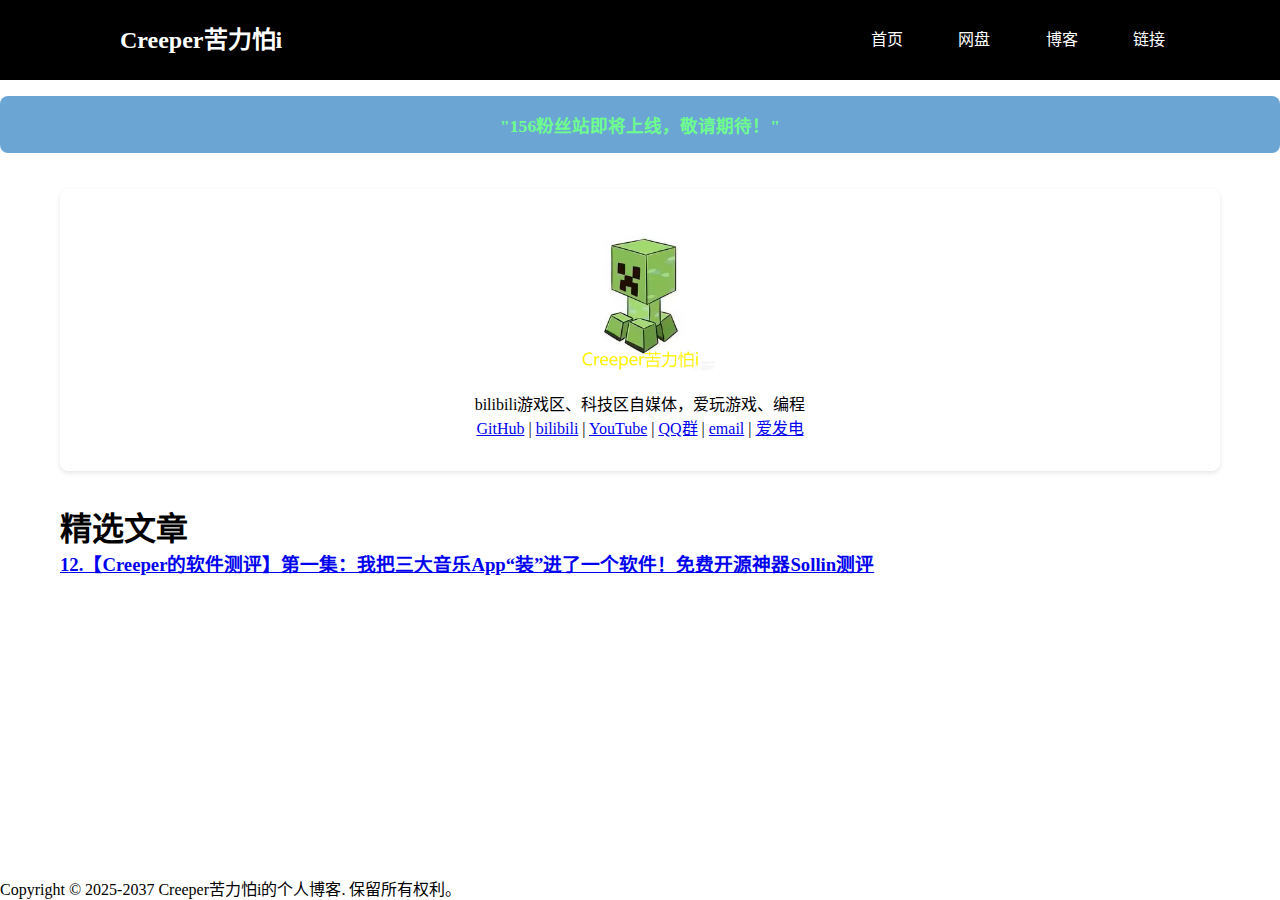
<file: index.html>
<!DOCTYPE html>
<html lang="zh-CN">
<head>
    <meta charset="UTF-8">
    <meta name="viewport" content="width=device-width, initial-scale=1.0">
    <title>Creeper苦力怕i个人博客</title>
    <link rel="stylesheet" href="css/style.css">
    <script src="js/common.js"></script>
    <style>
        #andy-lau-thaw-progress {
            font-family: 'Microsoft YaHei', sans-serif;
            padding: 20px;
            border-radius: 10px;
            background: linear-gradient(135deg, #f5f7fa 0%, #e4edf5 100%);
            border: 1px solid #d1e3ff;
            max-width: 500px;
            margin: 20px auto;
            box-shadow: 0 4px 12px rgba(0, 40, 100, 0.1);
            display: none; /* 默认隐藏 */
        }
        #andy-lau-thaw-progress.show {
            display: block; /* 显示时设为block */
        }
        .progress-header {
            display: flex;
            align-items: center;
            justify-content: space-between;
            margin-bottom: 15px;
        }
        .progress-title {
            font-size: 1.3em;
            font-weight: bold;
            color: #1a56db;
            display: flex;
            align-items: center;
            gap: 8px;
        }
        .progress-title::before {
            content: '⏳';
            font-size: 1.2em;
        }
        #current-date {
            font-size: 0.9em;
            color: #6b7280;
            background: #f3f4f6;
            padding: 3px 10px;
            border-radius: 20px;
        }
        .progress-bar-container {
            height: 24px;
            background-color: #e5e7eb;
            border-radius: 12px;
            overflow: hidden;
            margin-bottom: 12px;
            position: relative;
        }
        #progress-bar-fill {
            height: 100%;
            width: 0%;
            background: linear-gradient(90deg, #4facfe 0%, #00c6ff 50%, #00f2fe 100%);
            border-radius: 12px;
            transition: width 0.8s ease-in-out;
            display: flex;
            align-items: center;
            justify-content: flex-end;
            padding-right: 10px;
            font-weight: bold;
            color: white;
            text-shadow: 0 1px 2px rgba(0,0,0,0.3);
        }
        .progress-stats {
            display: flex;
            justify-content: space-between;
            font-size: 0.95em;
            color: #4b5563;
            margin-bottom: 15px;
        }
        #thaw-status {
            text-align: center;
            font-size: 1em;
            min-height: 1.5em;
            padding: 8px;
            background-color: #fef3c7;
            border-radius: 8px;
            border-left: 4px solid #f59e0b;
            color: #92400e;
            margin-bottom: 15px;
        }
        .season-indicator {
            background-color: #f0f9ff;
            border-radius: 8px;
            padding: 8px 12px;
            margin-bottom: 15px;
            text-align: center;
            border: 1px solid #dbeafe;
            color: #1e40af;
            font-weight: bold;
        }
        .season-indicator::before {
            content: '❄️ ';
        }
        .event-highlight {
            background-color: #f0f9ff;
            border-radius: 8px;
            padding: 12px;
            border-left: 4px solid #3b82f6;
            margin-top: 15px;
        }
        .event-highlight h4 {
            margin-top: 0;
            color: #1e40af;
            display: flex;
            align-items: center;
            gap: 6px;
        }
        .event-highlight h4::before {
            content: '✨';
        }
        .countdown {
            font-weight: bold;
            color: #dc2626;
        }
        .footnote {
            font-size: 0.8em;
            color: #9ca3af;
            text-align: center;
            margin-top: 15px;
            border-top: 1px dashed #d1d5db;
            padding-top: 10px;
        }
    </style>
</head>
<body>
    <header>
    <button class="menu">&#9776;</button>
    <h1>Creeper苦力怕i</h1>
    <nav>
    <ul>
        <li><a href="index.html">首页</a></li>
        <li><a href="http://156pan.owo.vin">网盘</a></li>
        <li><a href="blog.html">博客</a></li>
        <li><a href="link.html">链接</a></li>                
    </ul>
    </nav>  
    </header>
    <section class = "Ad">
        <a href="#">"156粉丝站即将上线，敬请期待！"</a>
    </section>
    <section class = "ldhjd">
        <div id="andy-lau-thaw-progress">
        <div class="progress-header">
            <div class="progress-title">刘德华年度解冻进度</div>
            <div id="current-date">加载日期中...</div>
        </div>
        
        <div class="progress-bar-container">
            <div id="progress-bar-fill">0%</div>
        </div>
        
        <div class="progress-stats">
            <div>解冻进度: <span id="progress-percentage">0</span>%</div>
            <div>春节倒计时: <span id="spring-festival-countdown">--</span> 天</div>
        </div>
        
        <div id="thaw-status">正在计算华仔的解冻状态...</div>
        
        <div class="event-highlight" id="special-event" style="display:none;">
            <!-- 特殊事件提示会动态插入到这里 -->
        </div>
        
        <div class="footnote">
            * "解冻"梗源自刘德华歌曲《恭喜发财》每年春节前在各大场所循环播放的现象。进度条为趣味计算，并非官方内容。
        </div>
    </div>
    </section>
    <main>
    
    <section class = "about_me">
    <img src="images/LOGO.png" alt="Creeper苦力怕i个人博客LOGO"></img>
    <p>bilibili游戏区、科技区自媒体，爱玩游戏、编程</p>
    <div class="social media">
            <a href="https://github.com/bCreeper156">GitHub</a> | 
            <a href="https://space.bilibili.com/3546378363996834?spm_id_from=333.999.0.0">bilibili</a> | 
            <a href="https://www.youtube.com/@Creeper%E8%8B%A6%E5%8A%9B%E6%80%95i">YouTube</a> |
            <a href="https://qm.qq.com/q/3xAA2pN0bm">QQ群</a> |
            <a href="mailto://creeper156@qq.com">email</a> |
            <a href="http://ifdian.net/a/bcdogs156">爱发电</a>
    </div>
    </section>
    <section class="form">
        <h1>精选文章</h1>
        <div class="highlight-box">
            <h3><a href="articles/12/article12.html">12.【Creeper的软件测评】第一集：我把三大音乐App“装”进了一个软件！免费开源神器Sollin测评</a></h3>
        </div>
    </section>
    </main>
    <footer>
        <p>Copyright © 2025-2037 Creeper苦力怕i的个人博客. 保留所有权利。</p>
    </footer>
    <script>
        // 主要配置：春节日期已修正为2026年2月17日
        const config = {
            // 2026年春节是2月17日
            targetSpringFestival: new Date('2026-02-17'),
            // 特殊事件提示（可选，用于在特定日期显示额外信息）
            specialEvents: [
                {
                    date: '2025-11-09',
                    title: '历史事件：提前"解冻"',
                    description: '2025年11月9日，刘德华在全运会开幕式演唱《中国人》，因早于往年"解冻期"，被网友戏称为"提前解冻"。'
                }
                // 你可以在此处添加更多事件
            ]
        };

        // 获取DOM元素
        const progressBarFill = document.getElementById('progress-bar-fill');
        const progressPercentage = document.getElementById('progress-percentage');
        const springFestivalCountdown = document.getElementById('spring-festival-countdown');
        const currentDateEl = document.getElementById('current-date');
        const thawStatus = document.getElementById('thaw-status');
        const specialEventContainer = document.getElementById('special-event');
        const progressContainer = document.getElementById('andy-lau-thaw-progress');

        // 判断当前是否在12月-3月期间
        function isThawSeason() {
            const now = new Date();
            const month = now.getMonth() + 1; // getMonth()返回0-11，所以+1得到1-12
            
            // 12月(12)到3月(3)期间显示
            return month === 12 || month === 1 || month === 2 || month === 3;
        }

        // 获取去年春节的日期（假设为前一年的2月1日，作为进度计算的近似起点）
        function getLastYearSpringFestival() {
            const currentYear = new Date().getFullYear();
            // 这是一个简化的起点，通常"解冻周期"被认为从上一年春节后开始
            // 实际网络中，进度条往往从年初(0%)运行到当年春节(100%)
            return new Date(`${currentYear-1}-02-01`);
        }

        // 计算解冻进度（春节假期期间保持100%）
        function calculateThawProgress() {
            const now = new Date();
            const startDate = getLastYearSpringFestival();
            const endDate = config.targetSpringFestival;
            
            // 春节假期长度（默认7天：除夕到初六）
            const holidayDays = 7;
            const holidayEndDate = new Date(endDate);
            holidayEndDate.setDate(holidayEndDate.getDate() + holidayDays);
            
            // 情况1：春节前 - 正常计算进度
            if (now < endDate) {
                // 确保当前日期在时间范围内
                if (now < startDate) return 0;
                
                const totalDuration = endDate - startDate;
                const elapsedDuration = now - startDate;
                const progress = Math.min(100, Math.max(0, (elapsedDuration / totalDuration) * 100));
                
                return Math.round(progress * 10) / 10; // 保留一位小数
            }
            // 情况2：春节假期期间（春节当天到假期结束）- 保持100%
            else if (now <= holidayEndDate) {
                return 100;
            }
            // 情况3：春节假期结束后 - 重置为0%（重新冰封）
            else {
                return 0;
            }
        }

        // 计算春节倒计时（考虑假期后重置）
        function calculateCountdown() {
            const now = new Date();
            const targetDate = config.targetSpringFestival;
            
            // 春节假期长度（与进度计算保持一致）
            const holidayDays = 7;
            const holidayEndDate = new Date(targetDate);
            holidayEndDate.setDate(holidayEndDate.getDate() + holidayDays);
            
            // 情况1：春节前 - 显示距离春节的天数
            if (now < targetDate) {
                const timeDiff = targetDate - now;
                return Math.ceil(timeDiff / (1000 * 60 * 60 * 24));
            }
            // 情况2：春节假期期间 - 显示"假期中"
            else if (now <= holidayEndDate) {
                return "假期中";
            }
            // 情况3：春节假期结束后 - 显示距离明年春节的天数
            else {
                // 计算明年春节（需要根据实际情况调整）
                const nextSpringFestival = new Date(targetDate);
                nextSpringFestival.setFullYear(nextSpringFestival.getFullYear() + 1);
                const timeDiff = nextSpringFestival - now;
                return Math.ceil(timeDiff / (1000 * 60 * 60 * 24));
            }
        }

        // 根据进度生成状态描述
        function getThawStatusDescription(progress) {
            const now = new Date();
            const endDate = config.targetSpringFestival;
            const holidayDays = 7;
            const holidayEndDate = new Date(endDate);
            holidayEndDate.setDate(holidayEndDate.getDate() + holidayDays);
            
            // 特殊状态：春节假期期间
            if (now >= endDate && now <= holidayEndDate) {
                return "🎊 春节假期中！《恭喜发财》正在各大商场热播，华仔全功率输出！";
            }
            
            // 原来的状态描述
            if (progress === 0) return "🔄 华仔尚在冰封中，全年休假模式开启。";
            if (progress < 20) return "❄️ 解冻初期，华仔偶尔在记忆中浮现。";
            if (progress < 40) return "🧊 解冻进行中，超市尚未接到《恭喜发财》播放通知。";
            if (progress < 60) return "🌬️ 解冻近半，有网友开始感叹时间飞快。";
            if (progress < 80) return "💧 解冻加速，部分地区可能开始出现年味预热。";
            if (progress < 95) return "🔥 解冻冲刺！华仔即将去超市上班，商场开始筹备春节歌单。";
            if (progress < 100) return "🚨 高度解冻！《恭喜发财》已陆续登陆各大卖场，年味十足。";
            if (progress >= 100) return "🎉 完全解冻！华仔正式上岗，《恭喜发财》响彻大街小巷，春节到！";
            return "监测解冻状态中...";
        }

        // 检查并显示特殊事件
        function checkSpecialEvents() {
            const todayStr = new Date().toISOString().split('T')[0];
            const event = config.specialEvents.find(e => e.date === todayStr);
            
            if (event) {
                specialEventContainer.innerHTML = `
                    <h4>${event.title}</h4>
                    <p>${event.description}</p>
                `;
                specialEventContainer.style.display = 'block';
            } else {
                specialEventContainer.style.display = 'none';
            }
        }

        // 显示或隐藏进度条
        function toggleProgressVisibility() {
            const isSeason = isThawSeason();
            
            if (isSeason) {
                progressContainer.classList.add('show');
                return true; // 返回true表示当前是解冻季
            } else {
                progressContainer.classList.remove('show');
                return false; // 返回false表示当前不是解冻季
            }
        }

        // 更新所有显示
        function updateAllDisplays() {
            // 首先检查是否在解冻季
            const isSeason = toggleProgressVisibility();
            
            // 如果不是解冻季，不计算和更新进度
            if (!isSeason) {
                return;
            }
            
            const progress = calculateThawProgress();
            const countdown = calculateCountdown();
            const now = new Date();
            
            // 更新进度条
            progressBarFill.style.width = `${progress}%`;
            progressBarFill.textContent = `${progress}%`;
            progressPercentage.textContent = progress;
            
            // 更新倒计时
            springFestivalCountdown.textContent = countdown;
            
            // 更新日期显示
            currentDateEl.textContent = now.toLocaleDateString('zh-CN', {
                year: 'numeric',
                month: 'long',
                day: 'numeric',
                weekday: 'long'
            });
            
            // 更新状态描述
            thawStatus.textContent = getThawStatusDescription(progress);
            
            // 检查特殊事件
            checkSpecialEvents();
            
            // 如果完全解冻，添加庆祝样式
            if (progress >= 100) {
                progressBarFill.style.background = 'linear-gradient(90deg, #f97316 0%, #eab308 50%, #84cc16 100%)';
                thawStatus.style.backgroundColor = '#dcfce7';
                thawStatus.style.borderLeftColor = '#16a34a';
                thawStatus.style.color = '#166534';
            }
        }

        // 页面加载后初始化
        document.addEventListener('DOMContentLoaded', function() {
            updateAllDisplays();
            
            // 每小时更新一次显示状态
            setInterval(updateAllDisplays, 3600000);
            
            // 额外：每天0点检查是否需要切换显示状态
            // 这确保用户在页面长时间打开时，跨月时能正确切换
            const now = new Date();
            const millisecondsUntilMidnight = new Date(now.getFullYear(), now.getMonth(), now.getDate() + 1, 0, 0, 0) - now;
            
            // 设置定时器在每天0点触发一次完整更新
            setTimeout(function() {
                updateAllDisplays();
                // 然后每天执行一次
                setInterval(updateAllDisplays, 86400000);
            }, millisecondsUntilMidnight);
        });
    </script>
</body>
</html>
</file>
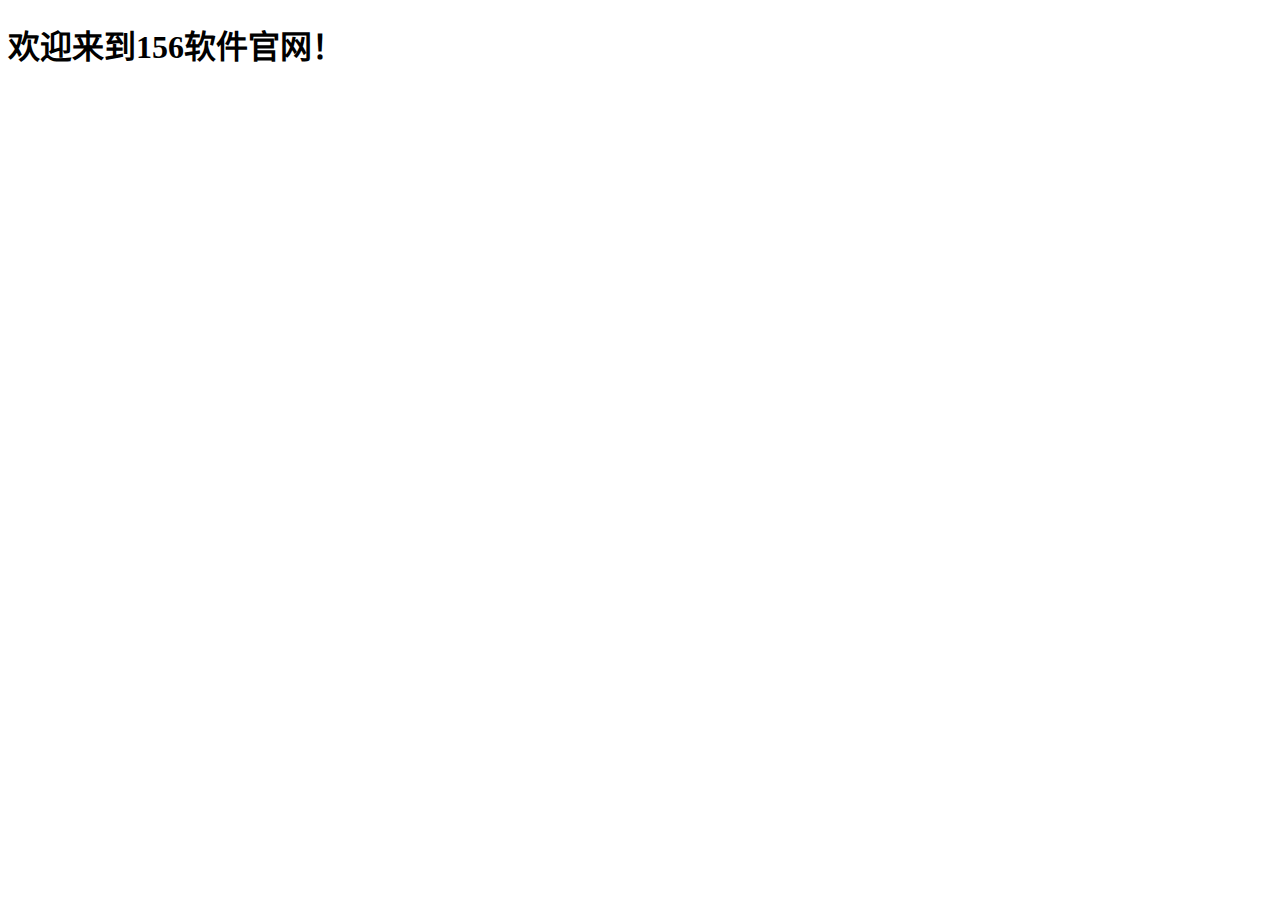
<file: 156soft/index.html>
<!DOCTYPE html>
<html lang="zh-CN">
<head>
    <meta charset="UTF-8">
    <meta name="viewport" content="width=device-width, initial-scale=1.0">
    <title>156软件官网</title>
</head>
<body>
    <h1>欢迎来到156软件官网！</h1>
</body>
</html>
</file>
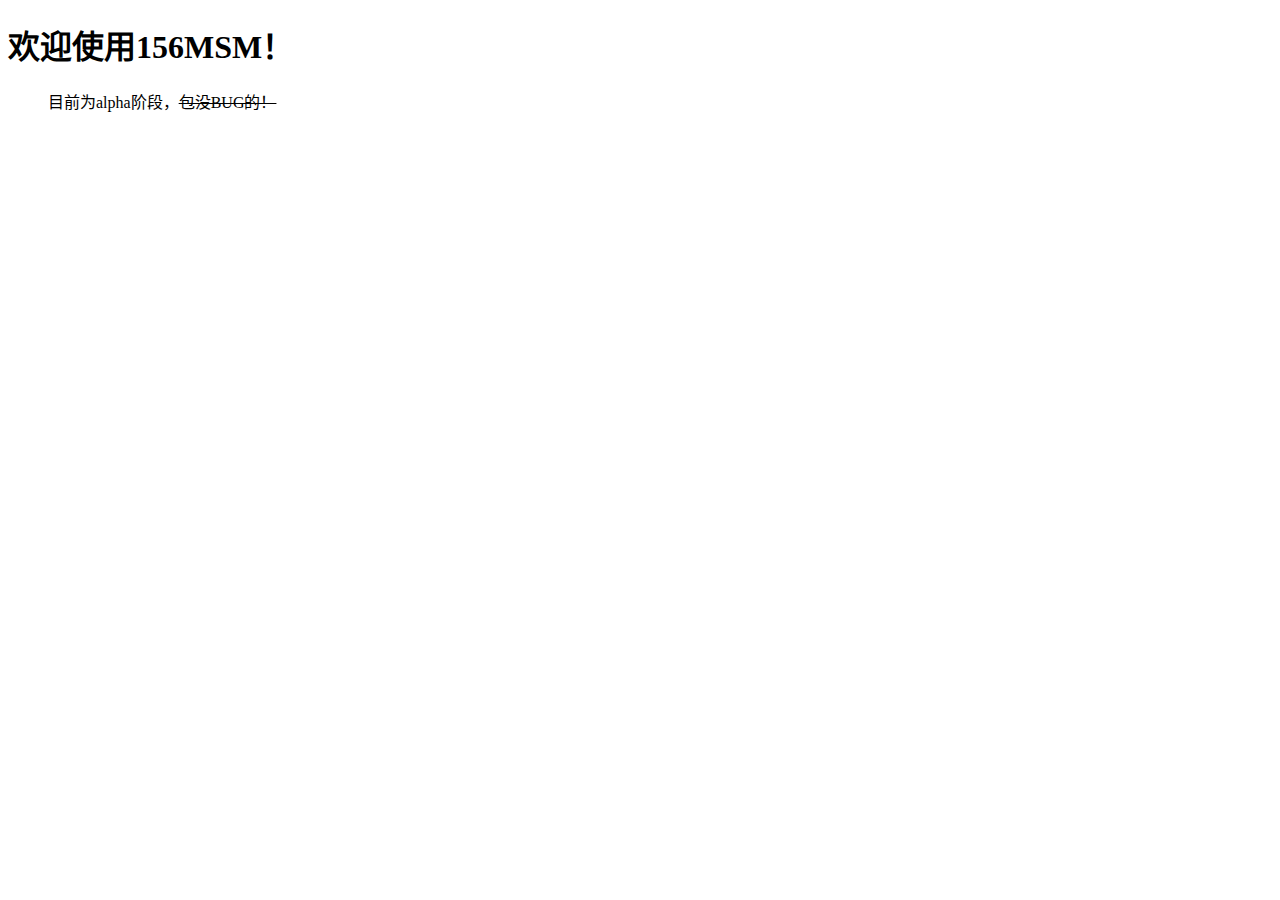
<file: 156soft/156MSM/index.html>
<!DOCTYPE html>
<html lang="zh-CN">
<head>
    <meta charset="UTF-8">
    <meta name="viewport" content="width=device-width, initial-scale=1.0">
    <title>156MSM官网</title>
</head>
<body>
    <h1>欢迎使用156MSM！</h1>
    <blockquote>目前为alpha阶段，<del>包没BUG的！</del></blockquote>
</body>
</html>
</file>
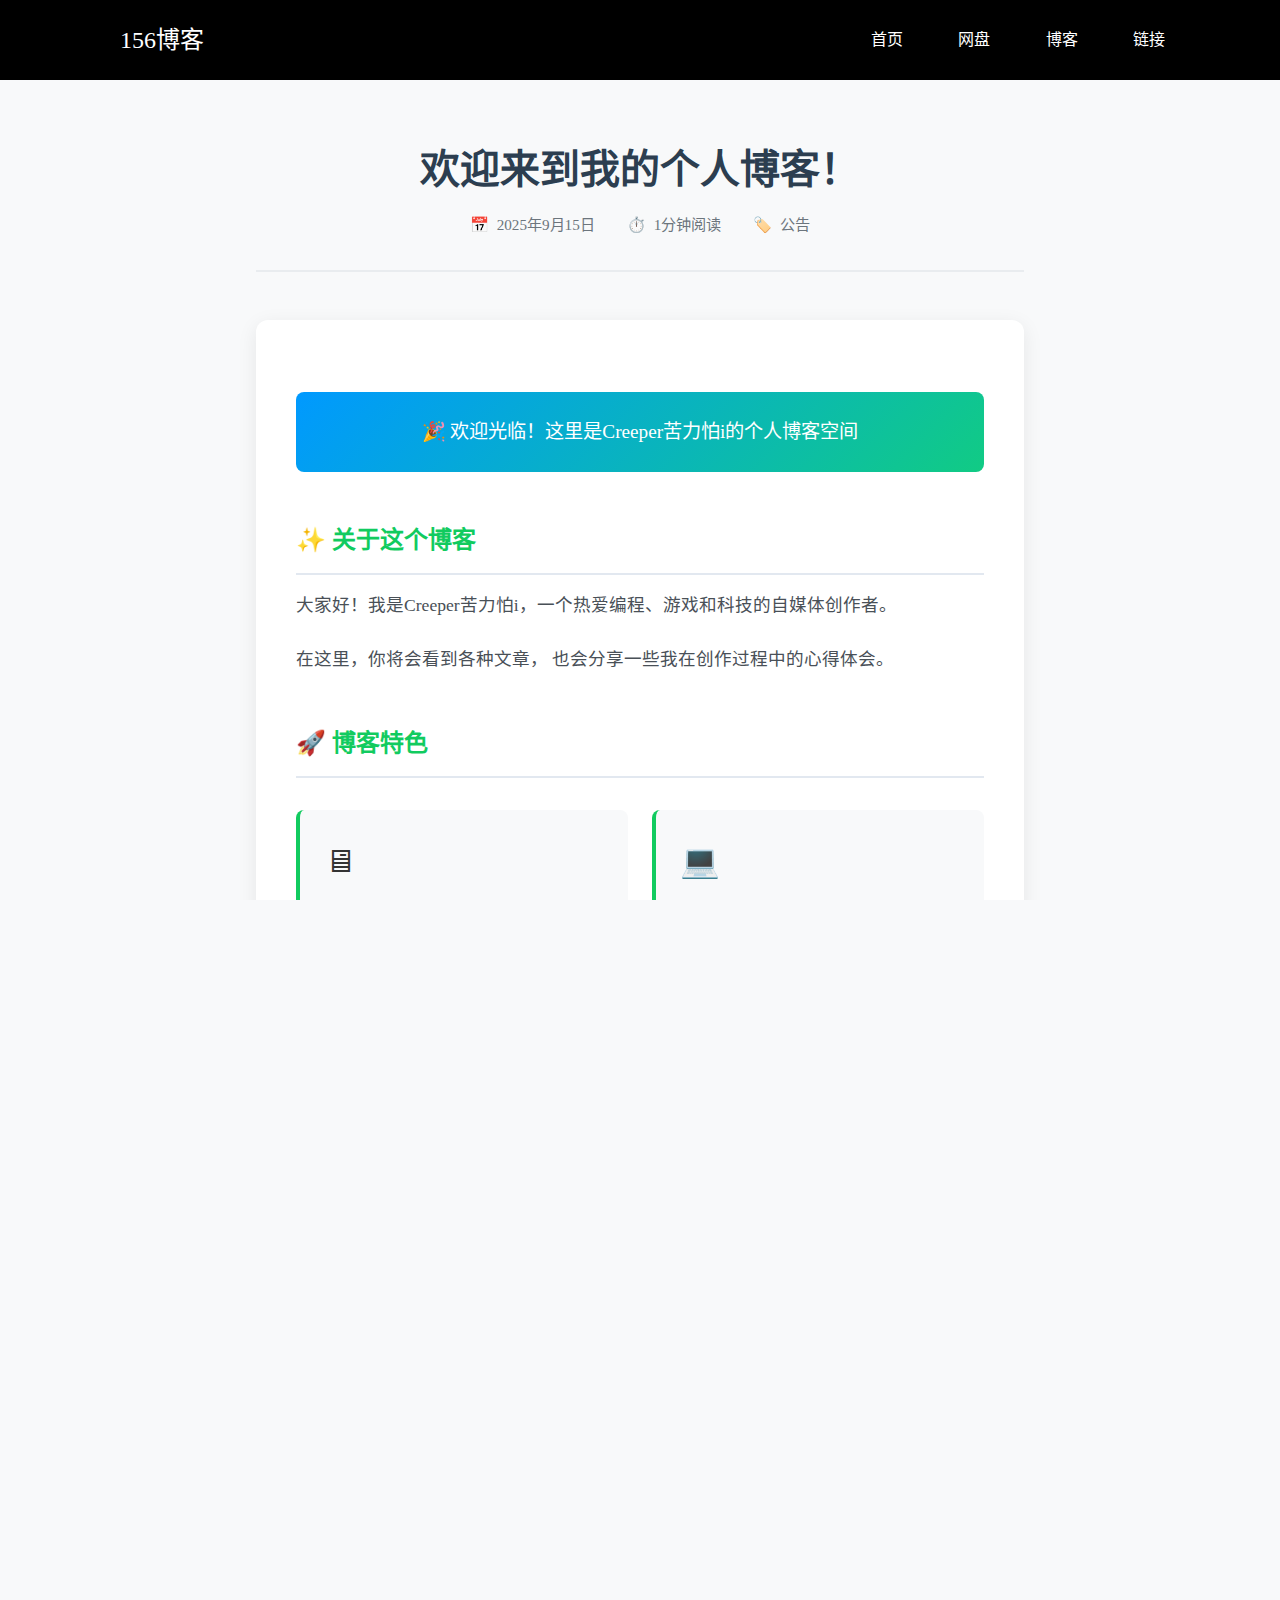
<file: articles/1/index.html>
<!DOCTYPE html>
<html lang="zh-CN">
<head>
    <meta charset="UTF-8">
    <meta name="viewport" content="width=device-width, initial-scale=1.0">
    <title>欢迎来到我的博客！ - 156博客</title>
    <meta name="description" content="欢迎访问156博客，这里分享编程学习、技术经验和创作内容">
    <link rel="stylesheet" href="/articles/article.css">
    <script src="/js/common.js"></script>
</head>
<body>
    <header>
        <button class="menu">&#9776;</button>
        <h1><a href="/index.html">156博客</a></h1>
        <nav>
            <ul>
                <li><a href="/index.html">首页</a></li>
                <li><a href="/jump_warning.html?url=http://156pan.owo.vin">网盘</a></li>
                <li><a href="/blog.html">博客</a></li>
                <li><a href="/link.html">链接</a></li>                
            </ul>
        </nav>  
    </header>
    <main>
        <article>
            <section class="header">
                <h1 class="article-title">欢迎来到我的个人博客！</h1>
                <div class="article-meta">
                    <span class="meta-item">
                        <span class="meta-icon">📅</span> 2025年9月15日
                    </span>
                    <span class="meta-item">
                        <span class="meta-icon">⏱️</span> 1分钟阅读
                    </span>
                    <span class="meta-item">
                        <span class="meta-icon">🏷️</span> 公告
                    </span>
                </div>
            </section>
            <div class="article-content">
                <!-- 文章内容保持不变 -->
                <section class="article-section">
                    <div class="highlight-box">
                        <p>🎉 欢迎光临！这里是Creeper苦力怕i的个人博客空间</p>
                    </div>
                    
                    <h2 class="section-title">✨ 关于这个博客</h2>
                    <p class="article-text">
                        大家好！我是Creeper苦力怕i，一个热爱编程、游戏和科技的自媒体创作者。
                    </p>
                    <p class="article-text">
                        在这里，你将会看到各种文章，
                        也会分享一些我在创作过程中的心得体会。
                    </p>
                    
                    <h2 class="section-title">🚀 博客特色</h2>
                    <div class="features-grid">
                        <div class="feature-card">
                            <span class="feature-icon">🖥</span>
                            <h3 class="feature-title">技术分享</h3>
                            <p class="feature-desc">分享实用的编程技巧和开发经验</p>
                        </div>
                        <div class="feature-card">
                            <span class="feature-icon">💻</span>
                            <h3 class="feature-title">游戏娱乐</h3>
                            <p class="feature-desc">一起玩MC/Steam游戏！</p>
                        </div>
                        <div class="feature-card">
                            <span class="feature-icon">🤖</span>
                            <h3 class="feature-title">AI应用</h3>
                            <p class="feature-desc">探索人工智能在实际开发中的应用</p>
                        </div>
                        <div class="feature-card">
                            <span class="feature-icon">😁</span>
                            <h3 class="feature-title">更多内容...</h3>
                            <p class="feature-desc">正在开发中！</p>
                        </div>
                    </div>
                    
                    <h2 class="section-title">🌟 期待与你交流</h2>
                    <p class="article-text">
                        如果你对任何内容有疑问或建议，欢迎通过下面的联系方式与我交流！
                    </p>
                    <p class="article-text">
                        邮箱：<a href="mailto://creeper156@qq.com">creeper156@qq.com</a>
                    </p>
                    
                    <div class="highlight-box">
                        <p>📚 更多精彩内容正在准备中，敬请期待！</p>
                    </div>
                </section>
                <div class="article-actions">
                    <button class="action-btn" onclick="window.location.href='/blog.html'">
                        📖 浏览更多文章
                    </button>
                    <button class="action-btn secondary" onclick="window.location.href='/index.html'">
                        🏠 返回首页
                    </button>
                </div>
            </div>
        </article>

        <!-- 正确的 giscus 评论区容器 -->
        <div id="giscus"></div>
        <script src="https://giscus.app/client.js"
                data-repo="bCreeper156/discussion.api.156blog"
                data-repo-id="R_kgDORtg1Jg"
                data-category="General"
                data-category-id="DIC_kwDORtg1Js4C5AeH"
                data-mapping="pathname"
                data-strict="0"
                data-reactions-enabled="1"
                data-emit-metadata="0"
                data-input-position="top"
                data-theme="noborder_light"
                data-lang="zh-CN"
                crossorigin="anonymous"
                async>
        </script>
    </main>
    
    <footer>
        <p><a href="/jump_warning.html?url=https://github.com/bCreeper156/blog/LICENSE">Copyright © 2026 Creeper156</a></p>
    </footer>

    <!-- 正确配置 giscus：所有配置写在 script 标签的 data-* 属性上 -->
    
</body>
</html>
</file>
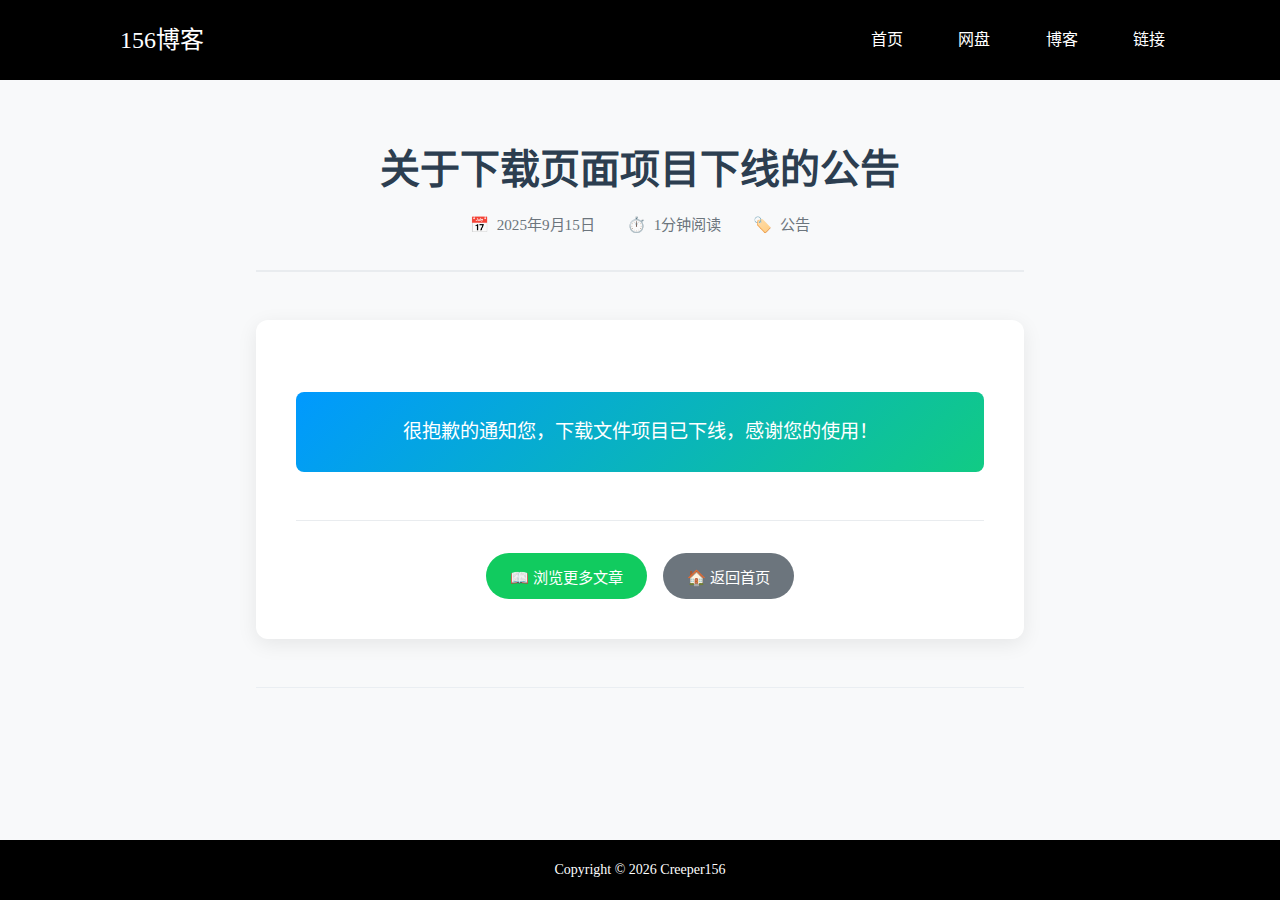
<file: articles/2/index.html>
<!DOCTYPE html>
<html lang="zh-CN">
<head>
    <meta charset="UTF-8">
    <meta name="viewport" content="width=device-width, initial-scale=1.0">
    <title>关于下载页面项目下线的公告 - 156博客</title>
    <meta name="description" content="欢迎访问156博客，这里分享编程学习、技术经验和创作内容">
    <link rel="stylesheet" href="/articles/article.css">
    <script src="/js/common.js"></script>
    <style>
        /* 为Giscus评论区添加一些间距 */
        #giscus {
            margin-top: 3rem;
            margin-bottom: 2rem;
            padding-top: 1.5rem;
            border-top: 1px solid #eaeef2;
        }
    </style>
</head>
<body>
    <header>
        <button class="menu">&#9776;</button>
        <h1><a href="/index.html">156博客</a></h1>
        <nav>
            <ul>
                <li><a href="/index.html">首页</a></li>
                <li><a href="/jump_warning.html?url=http://156pan.owo.vin">网盘</a></li>
                <li><a href="/blog.html">博客</a></li>
                <li><a href="/link.html">链接</a></li>                
            </ul>
        </nav>  
    </header>
    <main>
        <article>
            <section class="header">
                <h1 class="article-title">关于下载页面项目下线的公告</h1>
                <div class="article-meta">
                    <span class="meta-item">
                        <span class="meta-icon">📅</span> 2025年9月15日
                    </span>
                    <span class="meta-item">
                        <span class="meta-icon">⏱️</span> 1分钟阅读
                    </span>
                    <span class="meta-item">
                        <span class="meta-icon">🏷️</span> 公告
                    </span>
                </div>
            </section>
            
            <div class="article-content">
                <section class="article-section">
                    <div class="highlight-box">
                        <p>很抱歉的通知您，下载文件项目已下线，感谢您的使用！</p>
                    </div>
                </section>
                <div class="article-actions">
                    <button class="action-btn" onclick="window.location.href='/blog.html'">
                        📖 浏览更多文章
                    </button>
                    <button class="action-btn secondary" onclick="window.location.href='/index.html'">
                        🏠 返回首页
                    </button>
                </div>
            </div>
        </article>

        <!-- Giscus评论区容器 -->
        <div id="giscus"></div>
    </main>
    
    <footer>
        <p><a href="/jump_warning.html?url=https://github.com/bCreeper156/blog/LICENSE">Copyright © 2026 Creeper156</a></p>
    </footer>

    <!-- Giscus脚本 - 请确保参数与你仓库匹配 -->
    <script src="https://giscus.app/client.js"
            data-repo="bCreeper156/discussion.api.156blog"
            data-repo-id="R_kgDORnh7hw"
            data-category="Announcements"
            data-category-id="DIC_kwDORnh7h84C4b6n"
            data-mapping="pathname"
            data-strict="0"
            data-reactions-enabled="1"
            data-emit-metadata="0"
            data-input-position="bottom"
            data-theme="light"
            data-lang="zh-CN"
            crossorigin="anonymous"
            async>
    </script>
</body>
</html>
</file>
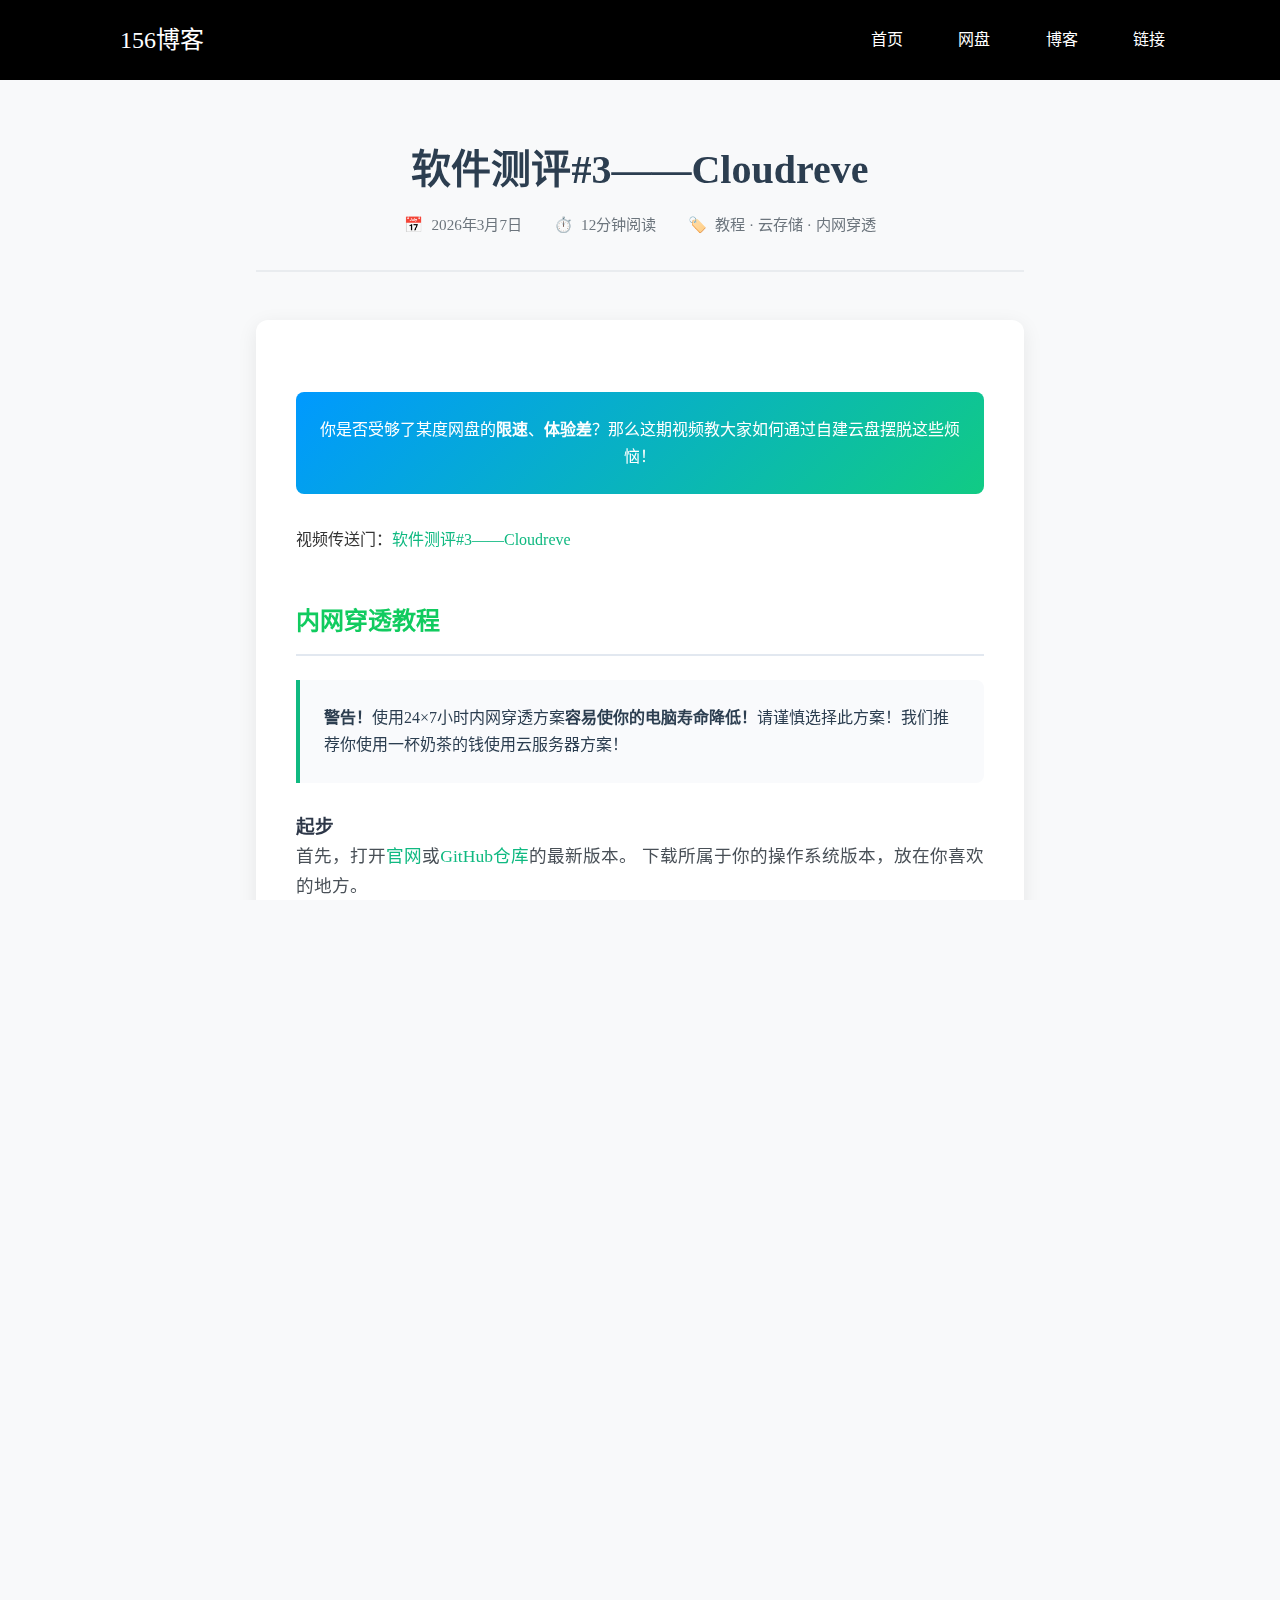
<file: articles/4/index.html>
<!DOCTYPE html>
<html lang="zh-CN">
<head>
    <meta charset="UTF-8">
    <meta name="viewport" content="width=device-width, initial-scale=1.0">
    <title>软件测评#3——Cloudreve - 156博客</title>
    <meta name="description" content="详细的内网穿透与云服务器部署教程，教你自建私有网盘摆脱限速烦恼">
    <link rel="stylesheet" href="/articles/article.css">
    <script src="/js/common.js"></script>
</head>
<body>
    <header>
        <button class="menu">&#9776;</button>
        <h1><a href="/index.html">156博客</a></h1>
        <nav>
            <ul>
                <li><a href="/index.html">首页</a></li>
                <li><a href="/jump_warning.html?url=http://156pan.owo.vin">网盘</a></li>
                <li><a href="/blog.html">博客</a></li>
                <li><a href="/link.html">链接</a></li>                
            </ul>
        </nav>  
    </header>
    <main>
        <article>
            <section class="header">
                <h1 class="article-title">软件测评#3——Cloudreve</h1>
                <div class="article-meta">
                    <span class="meta-item">
                        <span class="meta-icon">📅</span> 2026年3月7日
                    </span>
                    <span class="meta-item">
                        <span class="meta-icon">⏱️</span> 12分钟阅读
                    </span>
                    <span class="meta-item">
                        <span class="meta-icon">🏷️</span> 教程 · 云存储 · 内网穿透
                    </span>
                </div>
            </section>
            
            <div class="article-content">
                <section class="article-section">
                    
                    <div class="highlight-box">
                        你是否受够了某度网盘的<strong>限速</strong>、<strong>体验差</strong>？那么这期视频教大家如何通过自建云盘摆脱这些烦恼！
                    </div>
                    <p>视频传送门：<a href="/jump_warning.html?url=https://www.bilibili.com/video/BV1rVfuBrEKA">软件测评#3——Cloudreve</a></p>
                    <h2 class="section-title">内网穿透教程</h2>
                    <blockquote>
                        <p><strong>警告！</strong>使用24×7小时内网穿透方案<strong>容易使你的电脑寿命降低！</strong>请谨慎选择此方案！我们推荐你使用一杯奶茶的钱使用云服务器方案！</p>
                    </blockquote>
                    <h3>起步</h3>
                    <p class="article-text">
                        首先，打开<a href="/jump_warning.html?url=https://cloudreve.org" target="_blank" rel="noopener">官网</a>或<a href="/jump_warning.html?url=https://github.com/cloudreve/Cloudreve" target="_blank" rel="noopener">GitHub仓库</a>的最新版本。
                        下载所属于你的操作系统版本，放在你喜欢的地方。
                    </p>

                    <h3>内网穿透方法</h3>

                    <h4>1. 如何打开Cloudreve？</h4>
                    <p class="article-text">
                        在地址栏输入cmd回车，输入“cloudreve”回车，等待一会儿打开浏览器窗口，输入“localhost:5212”（IP+英文冒号+端口号）。注册账号并登录，你就获得了一个管理员账户。
                    </p>

                    <h4>2. 如何内网穿透？</h4>

                    <h5>2.1 如何添加隧道？</h5>
                    <p class="article-text">
                        打开<a href="/jump_warning.html?url=https://panel.chmlfrp.net" target="_blank" rel="noopener">chmlfrp面板</a>并登录，如果你没实名认证请先实名。然后点击【<strong>隧道管理 - 隧道列表</strong>】，点击<strong>添加隧道</strong>，选择你心仪的节点（如使用chmlfrp免费域名，请选择<strong>境外节点</strong>！！！），点击继续；端口类型选择<strong>HTTP</strong>，内网端口填5212。如果你没有域名，域名类型选择<strong>免费域名</strong>，选择你喜欢的域名后缀，填写你的域名前缀，点击确定即可！
                    </p>

                    <h5>2.2 如何进行内网穿透？</h5>
                    <p class="article-text">
                        点击<strong>软件下载</strong>，下载到你喜欢的位置，再点击<strong>配置文件</strong>，选择对应的节点及隧道名称，点击<strong>生成</strong>，将左侧的配置文件代码复制到本地的<strong>frpc.ini</strong>即可！
                    </p>

                    <h5>2.3 如何启动内网穿透？</h5>
                    <p class="article-text">
                        在地址栏输入cmd，输入“frpc”回车，等待至出现“感谢您使用chmlfrp”时代表已经成功！
                    </p>

                    <h4>完成</h4>
                    <p class="article-text">
                        接下来，访问你的域名，注册第一个账户（第一个默认管理员账户）并登录，开始你的自定义网盘之旅！
                    </p>

                    <h2 class="section-title">云服务器教程</h2>

                    <blockquote>
                        <p>这里给的示例是<a href="/jump_warning.html?url=https://rainyun.com" target="_blank" rel="noopener">雨云</a>，其他方法见<a href="/jump_warning.html?url=https://docs.cloudreve.org" target="_blank" rel="noopener">Cloudreve官方文档</a></p>
                        <p>以下内容由AI生成，请注意辨别！</p>
                    </blockquote>

                    <h3>📋 准备工作</h3>
                    <ul>
                        <li><strong>雨云服务器</strong>：一台已购买的云服务器（建议 2核2G 以上，系统选择 <strong>Debian 12/Ubuntu 22.04</strong>）。<br />若使用国内机房（如宿迁、十堰），需域名已备案；否则建议选择香港或美国机房。</li>
                        <li><strong>域名（可选）</strong>：如需通过域名访问并启用 HTTPS，请提前将域名解析到服务器公网 IP。</li>
                    </ul>

                    <h3>🚀 第一步：部署 Cloudreve V4</h3>
                    <p class="article-text">根据你的操作习惯，任选以下一种方式完成部署。</p>

                    <h4>方式一：使用雨云预安装 APP（最简单）</h4>
                    <ol>
                        <li><strong>创建服务器时选择预安装 APP</strong>：在雨云控制台购买云服务器时，在“预安装APP”选项中，选择 <strong>【网盘系统】Cloudreve</strong>。</li>
                        <li><strong>等待创建完成</strong>：服务器启动后，Cloudreve 已自动运行在 <code>http://&lt;你的服务器IP&gt;:5212</code>。</li>
                        <li><strong>注册成为管理员</strong>：浏览器访问该地址，你将看到 Cloudreve 的注册页面。<strong>第一个注册的账号将自动获得超级管理员权限</strong>，请妥善保管账号密码。
                            <blockquote>注：预安装版本通常为最新稳定版，默认即采用“首个用户为管理员”策略。</blockquote>
                        </li>
                    </ol>

                    <h4>方式二：通过 Docker 部署（推荐）</h4>
                    <ol>
                        <li><strong>连接服务器</strong>（SSH）。</li>
                        <li><strong>安装 Docker</strong>（如已安装可跳过）：
                            <pre><code class="language-bash">curl -fsSL https://get.docker.com -o get-docker.sh && sudo sh get-docker.sh
sudo systemctl start docker && sudo systemctl enable docker</code></pre>
                        </li>
                        <li><strong>运行 Cloudreve 容器</strong>（使用官方镜像，默认为 V4 及以上版本）：
                            <pre><code class="language-bash">docker run -d \
  --name cloudreve \
  --restart=always \
  -p 5212:5212 \
  -p 6888:6888 \
  -p 6888:6888/udp \
  -v ~/cloudreve/data:/cloudreve/data \
  cloudreve/cloudreve:latest</code></pre>
                        </li>
                        <li><strong>完成部署</strong>：容器启动后，访问 <code>http://&lt;你的服务器IP&gt;:5212</code>，即可看到注册页面。<strong>第一个注册的用户成为超级管理员</strong>。</li>
                    </ol>

                    <h4>方式三：手动下载二进制文件部署</h4>
                    <ol>
                        <li><strong>连接服务器</strong>。</li>
                        <li><strong>下载最新版 Cloudreve</strong>（以 Linux amd64 为例）：
                            <pre><code class="language-bash">mkdir -p /www/wwwroot/cloudreve && cd /www/wwwroot/cloudreve
wget https://github.com/cloudreve/Cloudreve/releases/latest/download/cloudreve_linux_amd64.tar.gz
tar -zxvf cloudreve_*.tar.gz
chmod +x ./cloudreve</code></pre>
                        </li>
                        <li><strong>首次运行</strong>（生成配置文件并初始化数据库）：
                            <pre><code class="language-bash">./cloudreve</code></pre>
                            <p class="article-text"><strong>注意</strong>：V4 版本在首次运行<strong>不会</strong>输出默认管理员密码，而是直接进入监听状态。使用 <code>Ctrl + C</code> 停止程序，以便后续配置守护进程。</p>
                        </li>
                        <li><strong>配置 systemd 服务</strong>（后台运行）：
                            <ul>
                                <li>创建服务文件：<code>vim /usr/lib/systemd/system/cloudreve.service</code></li>
                                <li>写入以下内容：
                                    <pre><code>[Unit]
Description=Cloudreve
After=network.target

[Service]
WorkingDirectory=/www/wwwroot/cloudreve
ExecStart=/www/wwwroot/cloudreve/cloudreve
Restart=always
RestartSec=5s

[Install]
WantedBy=multi-user.target</code></pre>
                                </li>
                                <li>启动服务：<code>systemctl daemon-reload && systemctl start cloudreve && systemctl enable cloudreve</code></li>
                            </ul>
                        </li>
                        <li><strong>访问注册</strong>：现在访问 <code>http://&lt;你的服务器IP&gt;:5212</code>，第一个注册的账号即为管理员。</li>
                    </ol>

                    <h3>🔓 第二步：放行端口并访问</h3>
                    <ul>
                        <li><strong>放行端口</strong>：在雨云控制台的服务器防火墙/安全组中，放行 <strong>TCP 5212</strong> 端口（Web 访问）。如需离线下载功能，还需放行 <strong>TCP/UDP 6888</strong> 端口。</li>
                        <li><strong>浏览器访问</strong>：<code>http://&lt;你的服务器IP&gt;:5212</code>，完成第一个账号的注册，该账号即拥有所有管理权限。</li>
                    </ul>

                    <h3>🌐 第三步：配置域名访问与 HTTPS（推荐）</h3>

                    <h4>1. 安装 Nginx（以宝塔面板为例）</h4>
                    <pre><code class="language-bash">wget -O install.sh https://download.bt.cn/install/install-ubuntu_6.0.sh && bash install.sh ed8484bec</code></pre>
                    <p class="article-text">安装完成后登录面板，在软件商店安装 Nginx。</p>

                    <h4>2. 设置反向代理</h4>
                    <ul>
                        <li><strong>添加网站</strong>：填写你的域名（如 <code>pan.yourdomain.com</code>），创建纯静态站点。</li>
                        <li><strong>设置反向代理</strong>：进入网站设置 → 反向代理 → 添加反向代理。
                            <ul>
                                <li><strong>目标 URL</strong>：<code>http://127.0.0.1:5212</code></li>
                                <li><strong>发送域名</strong>：填写你的域名</li>
                            </ul>
                        </li>
                        <li><strong>修改配置文件</strong>：在反向代理配置中，确保包含以下头部信息（可在网站配置文件中添加）：
                            <pre><code class="language-nginx">location / {
    proxy_set_header X-Forwarded-For $proxy_add_x_forwarded_for;
    proxy_set_header Host $http_host;
    proxy_redirect off;
    proxy_pass http://127.0.0.1:5212;
}</code></pre>
                        </li>
                    </ul>

                    <h4>3. 启用 HTTPS</h4>
                    <p class="article-text">在网站设置中申请 Let's Encrypt 证书，并开启强制 HTTPS。</p>

                    <h3>⚙️ 第四步：进阶配置——挂载雨云对象存储（ROS）</h3>
                    <p class="article-text">将文件存储到对象存储可节省服务器硬盘空间。</p>
                    <ol>
                        <li><strong>创建存储桶</strong>：在雨云控制台购买并创建对象存储桶，开启<strong>公共读取</strong>，记录 <strong>Endpoint</strong>、<strong>AccessKey</strong>、<strong>SecretKey</strong>。</li>
                        <li><strong>登录 Cloudreve 管理面板</strong>：使用第一步注册的账号登录，点击右上角头像进入管理面板。</li>
                        <li><strong>添加存储策略</strong>：
                            <ul>
                                <li>进入 <strong>存储策略</strong> → <strong>添加存储策略</strong> → 选择 <strong>AWS S3</strong>（兼容雨云 ROS）。</li>
                                <li>填写：
                                    <ul>
                                        <li><strong>Bucket 名称</strong>：你的存储桶名</li>
                                        <li><strong>Endpoint</strong>：API 端点（如 <code>https://xxx.ros.rainyun.com</code>）</li>
                                        <li><strong>AccessKey/SecretKey</strong>：雨云密钥</li>
                                        <li><strong>空间类型</strong>：公共读取</li>
                                    </ul>
                                </li>
                                <li>点击“跳过”完成。</li>
                            </ul>
                        </li>
                        <li><strong>应用策略</strong>：在 <strong>用户组</strong> 中，将默认组的存储策略修改为刚创建的策略，此后新上传文件将直接存入雨云对象存储。</li>
                    </ol>

                    <h3>❓ 常见问题</h3>

                    <h4>Q1：如何确认 Cloudreve 是 V4 版本？</h4>
                    <ul>
                        <li>访问 <code>http://&lt;你的IP&gt;:5212</code>，如果页面底部显示 “Powered by Cloudreve v4.x.x” 或注册页面存在，即为 V4 版本。</li>
                        <li>或者执行 <code>./cloudreve --version</code>（手动部署）查看。</li>
                    </ul>

                    <h4>Q2：如果忘记了管理员密码怎么办？</h4>
                    <ul>
                        <li>由于管理员就是第一个注册的用户，只能通过数据库重置密码。Cloudreve 提供了命令行工具：
                            <pre><code class="language-bash"># 进入 Cloudreve 安装目录
./cloudreve --database-script ResetAdminPassword</code></pre>
                            执行后根据提示输入新密码，该命令会将第一个管理员（用户ID=1）的密码重置。
                        </li>
                    </ul>

                    <h4>Q3：第一个注册的用户就是管理员，那普通用户如何注册？</h4>
                    <ul>
                        <li>管理员可以在后台 <strong>用户管理</strong> 中开启“允许用户注册”，或者通过邀请链接添加用户。普通用户注册后默认为普通会员，需由管理员提升权限。</li>
                    </ul>

                    <h3>✅ 完成</h3>
                    <p class="article-text">
                        至此，你已经在雨云服务器上基于 Cloudreve V4 搭建了私有网盘。享受文件存储、分享和离线下载的乐趣吧！记得定期备份 <code>~/cloudreve/data</code>（Docker）或 Cloudreve 安装目录（手动部署）中的数据库和配置文件。
                    </p>
                </section>

                <div class="article-actions">
                    <button class="action-btn" onclick="window.location.href='/blog.html'">
                        📖 浏览更多文章
                    </button>
                    <button class="action-btn secondary" onclick="window.location.href='/index.html'">
                        🏠 返回首页
                    </button>
                </div>
            </div>
        </article>
        <!-- 正确的 giscus 评论区容器 -->
        <div id="giscus"></div>
        <script src="https://giscus.app/client.js"
                data-repo="bCreeper156/discussion.api.156blog"
                data-repo-id="R_kgDORtg1Jg"
                data-category="General"
                data-category-id="DIC_kwDORtg1Js4C5AeH"
                data-mapping="pathname"
                data-strict="0"
                data-reactions-enabled="1"
                data-emit-metadata="0"
                data-input-position="top"
                data-theme="noborder_light"
                data-lang="zh-CN"
                crossorigin="anonymous"
                async>
        </script>
    </main>
    
    <footer>
        <p><a href="/jump_warning.html?url=https://github.com/bCreeper156/blog/blob/main/LICENSE">Copyright © 2026 Creeper156</a></p>
    </footer>
</body>
</html>
</file>
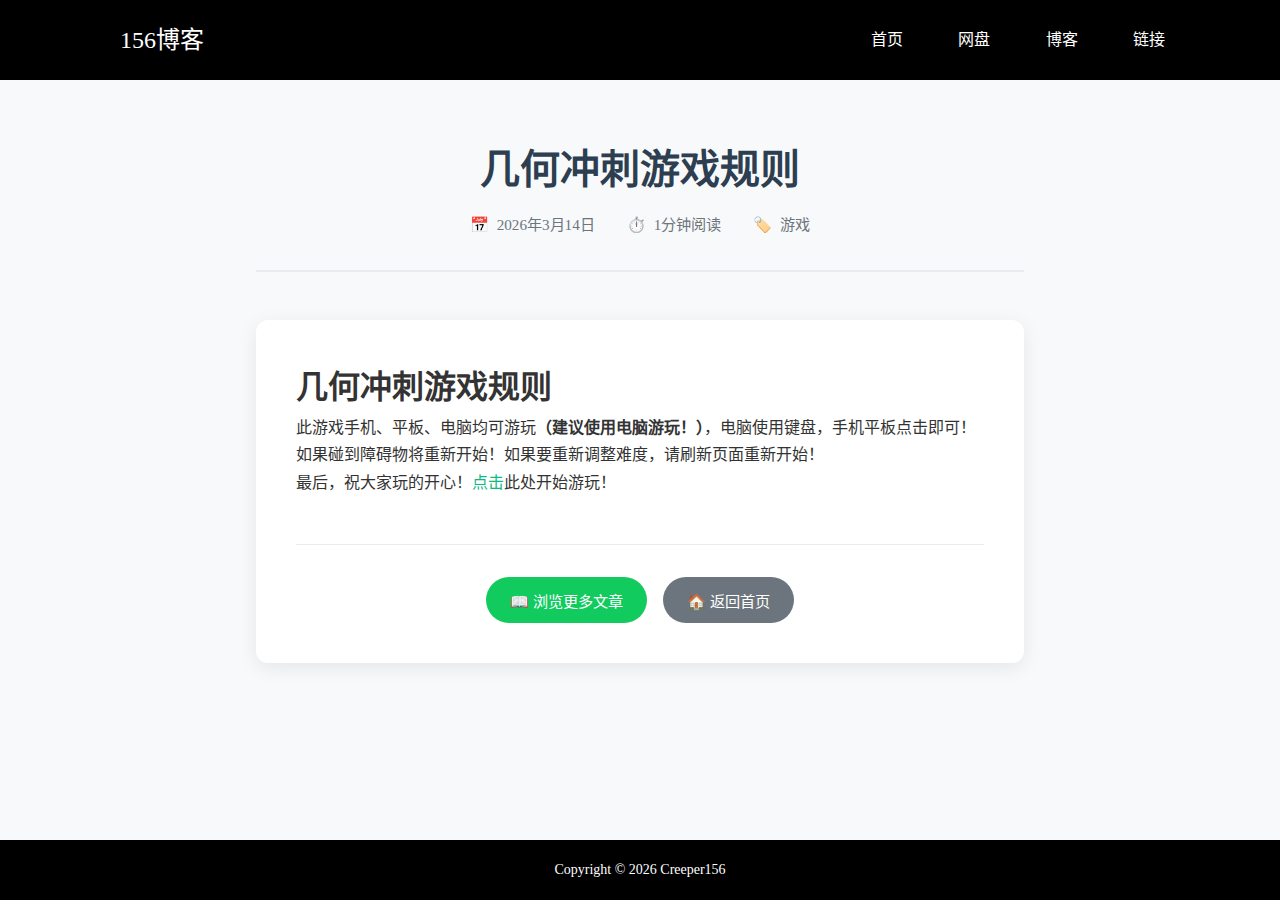
<file: articles/5/index.html>
<!DOCTYPE html>
<html lang="zh-CN">
<head>
    <meta charset="UTF-8">
    <meta name="viewport" content="width=device-width, initial-scale=1.0">
    <title>几何冲刺游戏规则 - 156博客</title>
    <meta name="description" content="详细的内网穿透与云服务器部署教程，教你自建私有网盘摆脱限速烦恼">
    <link rel="stylesheet" href="/articles/article.css">
    <script src="/js/common.js"></script>
</head>
<body>
    <header>
        <button class="menu">&#9776;</button>
        <h1><a href="/index.html">156博客</a></h1>
        <nav>
            <ul>
                <li><a href="/index.html">首页</a></li>
                <li><a href="/jump_warning.html?url=http://156pan.owo.vin">网盘</a></li>
                <li><a href="/blog.html">博客</a></li>
                <li><a href="/link.html">链接</a></li>                
            </ul>
        </nav>  
    </header>
    <main>
        <article>
            <section class="header">
                <h1 class="article-title">几何冲刺游戏规则</h1>
                <div class="article-meta">
                    <span class="meta-item">
                        <span class="meta-icon">📅</span> 2026年3月14日
                    </span>
                    <span class="meta-item">
                        <span class="meta-icon">⏱️</span> 1分钟阅读
                    </span>
                    <span class="meta-item">
                        <span class="meta-icon">🏷️</span> 游戏
                    </span>
                </div>
            </section>
            
            <div class="article-content">
                <section class="article-section">
                    <h1>几何冲刺游戏规则</h1>
                    <p>此游戏手机、平板、电脑均可游玩<strong>（建议使用电脑游玩！）</strong>，电脑使用键盘，手机平板点击即可！如果碰到障碍物将重新开始！如果要重新调整难度，请刷新页面重新开始！</p>
                    <p>最后，祝大家玩的开心！<a href="game.html">点击</a>此处开始游玩！</p>
                </section>

                <div class="article-actions">
                    <button class="action-btn" onclick="window.location.href='/blog.html'">
                        📖 浏览更多文章
                    </button>
                    <button class="action-btn secondary" onclick="window.location.href='/index.html'">
                        🏠 返回首页
                    </button>
                </div>
            </div>
        </article>
        <!-- 正确的 giscus 评论区容器 -->
        <div id="giscus"></div>
        <script src="https://giscus.app/client.js"
                data-repo="bCreeper156/discussion.api.156blog"
                data-repo-id="R_kgDORtg1Jg"
                data-category="General"
                data-category-id="DIC_kwDORtg1Js4C5AeH"
                data-mapping="pathname"
                data-strict="0"
                data-reactions-enabled="1"
                data-emit-metadata="0"
                data-input-position="top"
                data-theme="noborder_light"
                data-lang="zh-CN"
                crossorigin="anonymous"
                async>
        </script>
    </main>
    
    <footer>
        <p><a href="/jump_warning.html?url=https://github.com/bCreeper156/blog/LICENSE">Copyright © 2026 Creeper156</a></p>
    </footer>
</body>
</html>
</file>
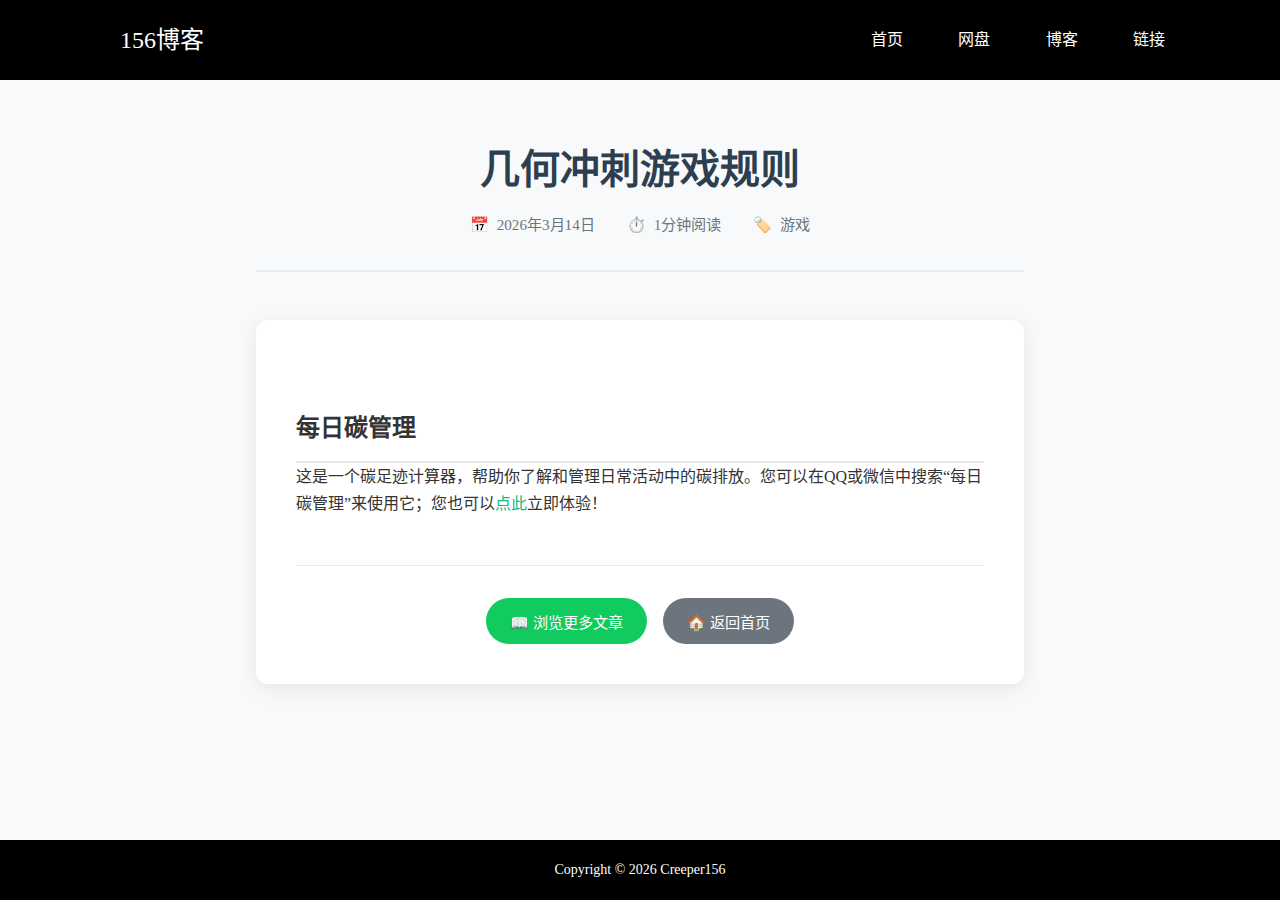
<file: articles/6/index.html>
<!DOCTYPE html>
<html lang="zh-CN">
<head>
    <meta charset="UTF-8">
    <meta name="viewport" content="width=device-width, initial-scale=1.0">
    <title>几何冲刺游戏规则 - 156博客</title>
    <meta name="description" content="详细的内网穿透与云服务器部署教程，教你自建私有网盘摆脱限速烦恼">
    <link rel="stylesheet" href="/articles/article.css">
    <script src="/js/common.js"></script>
</head>
<body>
    <header>
        <button class="menu">&#9776;</button>
        <h1><a href="/index.html">156博客</a></h1>
        <nav>
            <ul>
                <li><a href="/index.html">首页</a></li>
                <li><a href="/jump_warning.html?url=http://156pan.owo.vin">网盘</a></li>
                <li><a href="/blog.html">博客</a></li>
                <li><a href="/link.html">链接</a></li>                
            </ul>
        </nav>  
    </header>
    <main>
        <article>
            <section class="header">
                <h1 class="article-title">几何冲刺游戏规则</h1>
                <div class="article-meta">
                    <span class="meta-item">
                        <span class="meta-icon">📅</span> 2026年3月14日
                    </span>
                    <span class="meta-item">
                        <span class="meta-icon">⏱️</span> 1分钟阅读
                    </span>
                    <span class="meta-item">
                        <span class="meta-icon">🏷️</span> 游戏
                    </span>
                </div>
            </section>
            
            <div class="article-content">
                <h2>每日碳管理</h2>
                <p>这是一个碳足迹计算器，帮助你了解和管理日常活动中的碳排放。您可以在QQ或微信中搜索“每日碳管理”来使用它；您也可以<a href="app.html">点此</a>立即体验！</p>
                <div class="article-actions">
                    <button class="action-btn" onclick="window.location.href='/blog.html'">
                        📖 浏览更多文章
                    </button>
                    <button class="action-btn secondary" onclick="window.location.href='/index.html'">
                        🏠 返回首页
                    </button>
                </div>
            </div>
        </article>
        <!-- 正确的 giscus 评论区容器 -->
        <div id="giscus"></div>
        <script src="https://giscus.app/client.js"
                data-repo="bCreeper156/discussion.api.156blog"
                data-repo-id="R_kgDORtg1Jg"
                data-category="General"
                data-category-id="DIC_kwDORtg1Js4C5AeH"
                data-mapping="pathname"
                data-strict="0"
                data-reactions-enabled="1"
                data-emit-metadata="0"
                data-input-position="top"
                data-theme="noborder_light"
                data-lang="zh-CN"
                crossorigin="anonymous"
                async>
        </script>
    </main>
    
    <footer>
        <p><a href="/jump_warning.html?url=https://github.com/bCreeper156/blog/LICENSE">Copyright © 2026 Creeper156</a></p>
    </footer>
</body>
</html>
</file>
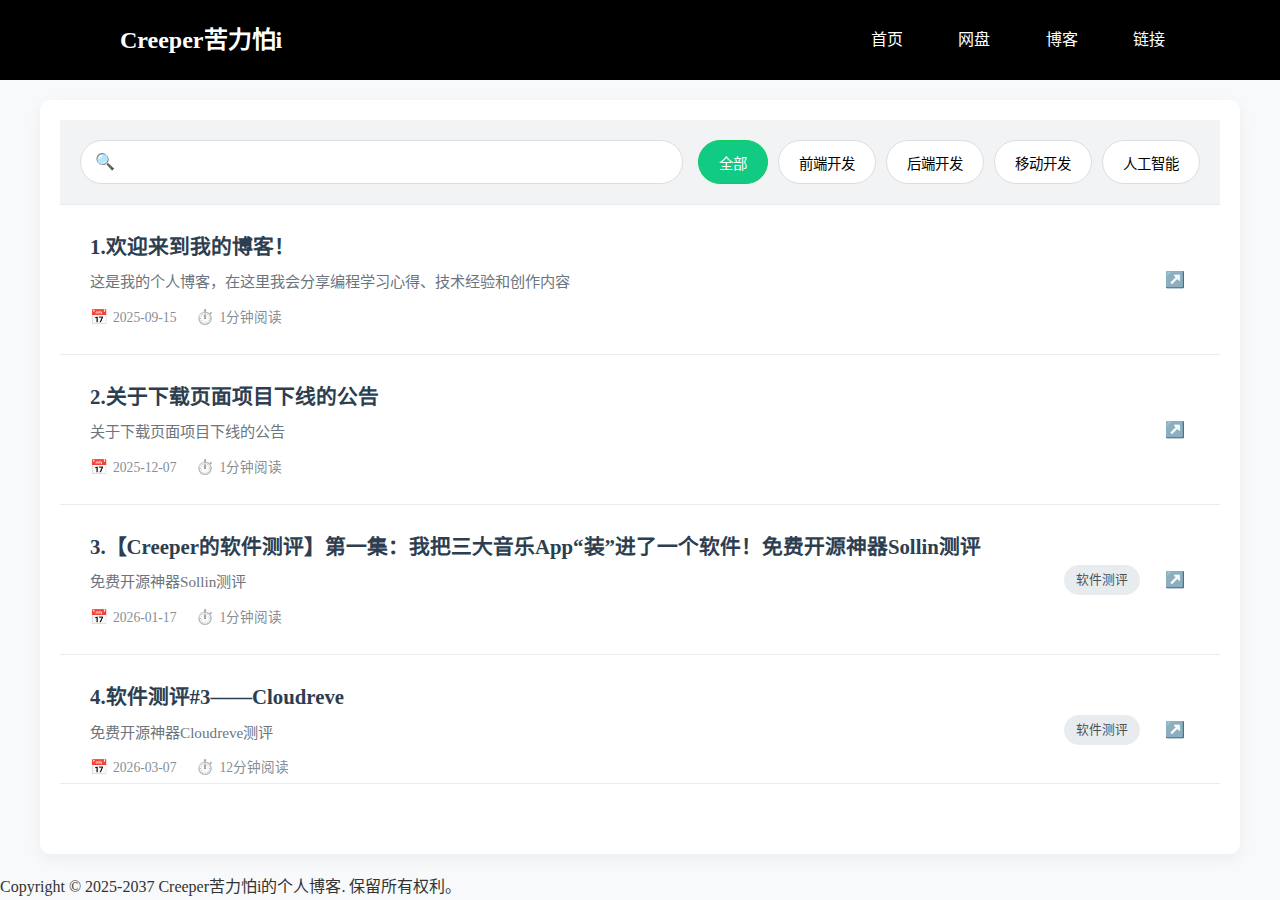
<file: blog.html>
<!DOCTYPE html>
<html lang="zh-CN">
<head>
    <meta charset="UTF-8">
    <meta name="viewport" content="width=device-width, initial-scale=1.0">
    <title>博客文章 - Creeper苦力怕i个人博客</title>
    <link rel="stylesheet" href="css/style.css">
    <link rel="stylesheet" href="css/blog.css">
    <script src="js/common.js"></script>
    <script src="js/blog_list.js"></script>
</head>
<body>
    <header>
        <button class="menu">&#9776;</button>
        <h1>Creeper苦力怕i</h1>
        <ul>
            <li><a href="index.html">首页</a></li>
            <li><a href="http://156pan.owo.vin">网盘</a></li>
            <li><a href="blog.html">博客</a></li>
            <li><a href="link.html">链接</a></li>                
        </ul>
    </header>
    
    <main class="container">
        <div class="controls">
            <div class="search-box">
                <span class="search-icon">🔍</span>
                <input type="text" id="search" placeholder="搜索文章...">
            </div>
            <div class="filter-buttons">
                <button class="filter-btn active" data-filter="all">全部</button>
                <button class="filter-btn" data-filter="前端">前端开发</button>
                <button class="filter-btn" data-filter="后端">后端开发</button>
                <button class="filter-btn" data-filter="移动">移动开发</button>
                <button class="filter-btn" data-filter="AI">人工智能</button>
            </div>
        </div>
        
        <!-- 添加滚动容器 -->
        <div class="articles-container-wrapper">
            <ul class="articles-list" id="articles-container">
                <!-- 文章列表将通过JavaScript动态生成 -->
            </ul>
        </div>
        
        <div class="pagination">
            <!-- 分页按钮将通过JavaScript动态生成 -->
        </div>
    </main>
    
    <footer>
        <p>Copyright © 2025-2037 Creeper苦力怕i的个人博客. 保留所有权利。</p>
    </footer>
</body>
</html>
</file>
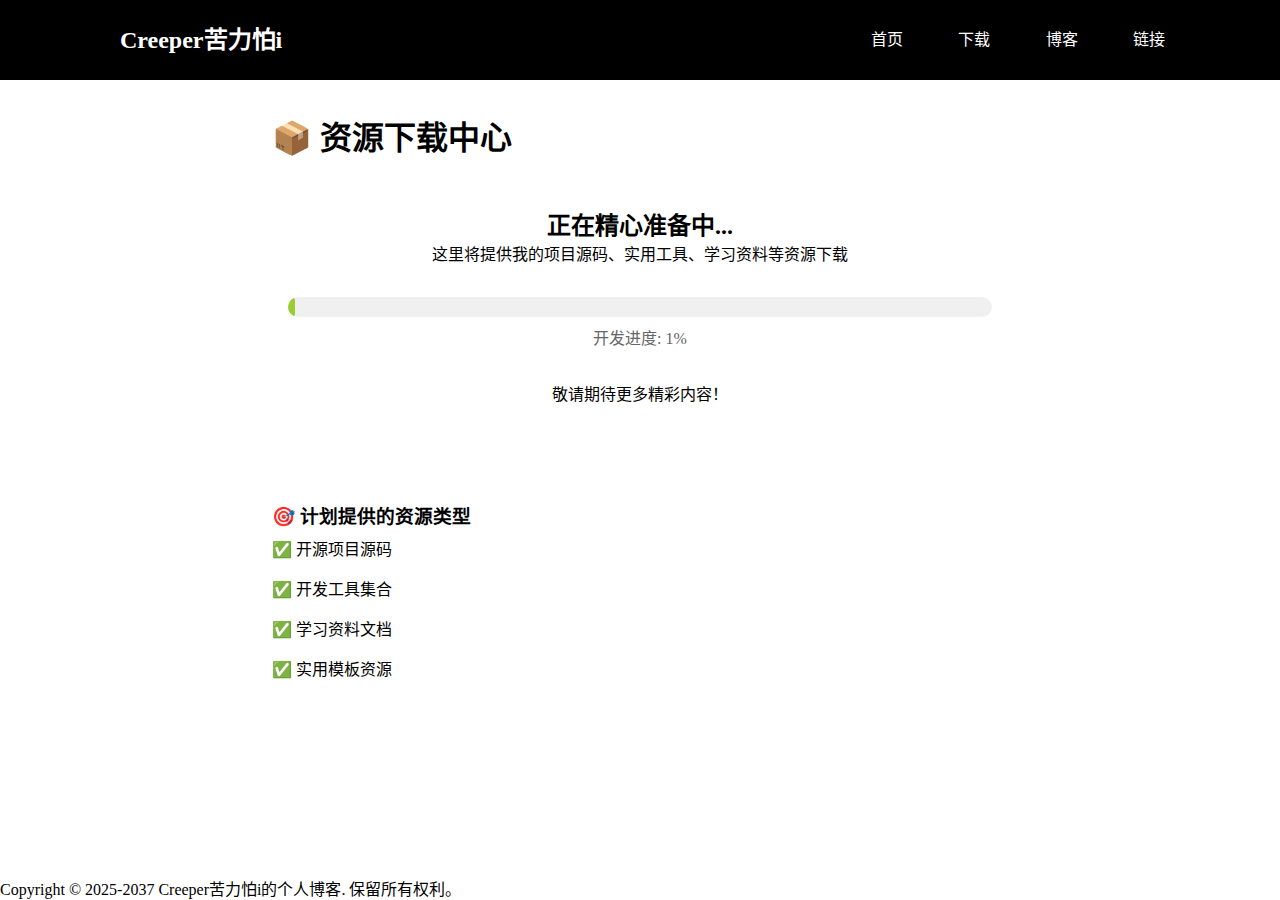
<file: download.html>
<!DOCTYPE html>
<html lang="zh-CN">
<head>
    <meta charset="UTF-8">
    <meta name="viewport" content="width=device-width, initial-scale=1.0">
    <title>资源下载 - Creeper苦力怕i个人博客</title>
    <link rel="stylesheet" href="css/style.css">
    <script src="js/common.js"></script>
</head>
<body>
    <header>
        <button class="menu">&#9776;</button>
        <h1>Creeper苦力怕i</h1>
        <nav>
            <ul>
                <li><a href="index.html">首页</a></li>
                <li><a href="download.html">下载</a></li>
                <li><a href="blog.html">博客</a></li>
                <li><a href="link.html">链接</a></li>
            </ul>
        </nav>
    </header>
    
    <main style="padding: 2rem; max-width: 800px; margin: 0 auto;">
        <section class="download-section">
            <h1>📦 资源下载中心</h1>
            <div class="coming-soon" style="text-align: center; padding: 3rem 1rem;">
                <h2>正在精心准备中...</h2>
                <p>这里将提供我的项目源码、实用工具、学习资料等资源下载</p>
                <div style="margin: 2rem 0;">
                    <div style="background: #f0f0f0; border-radius: 10px; height: 20px; overflow: hidden;">
                        <div style="background: yellowgreen; height: 100%; width: 1%; border-radius: 10px;"></div>
                    </div>
                    <p style="margin-top: 0.5rem; color: #666;">开发进度: 1%</p>
                </div>
                <p>敬请期待更多精彩内容！</p>
            </div>
            
            <div class="planned-features" style="margin-top: 3rem;">
                <h3>🎯 计划提供的资源类型</h3>
                <ul style="list-style: none; padding: 0;">
                    <li style="padding: 0.5rem 0;">✅ 开源项目源码</li>
                    <li style="padding: 0.5rem 0;">✅ 开发工具集合</li>
                    <li style="padding: 0.5rem 0;">✅ 学习资料文档</li>
                    <li style="padding: 0.5rem 0;">✅ 实用模板资源</li>
                </ul>
            </div>
        </section>
    </main>
    
    <footer>
        <p>Copyright © 2025-2037 Creeper苦力怕i的个人博客. 保留所有权利。</p>
    </footer>
</body>
</html>
</file>
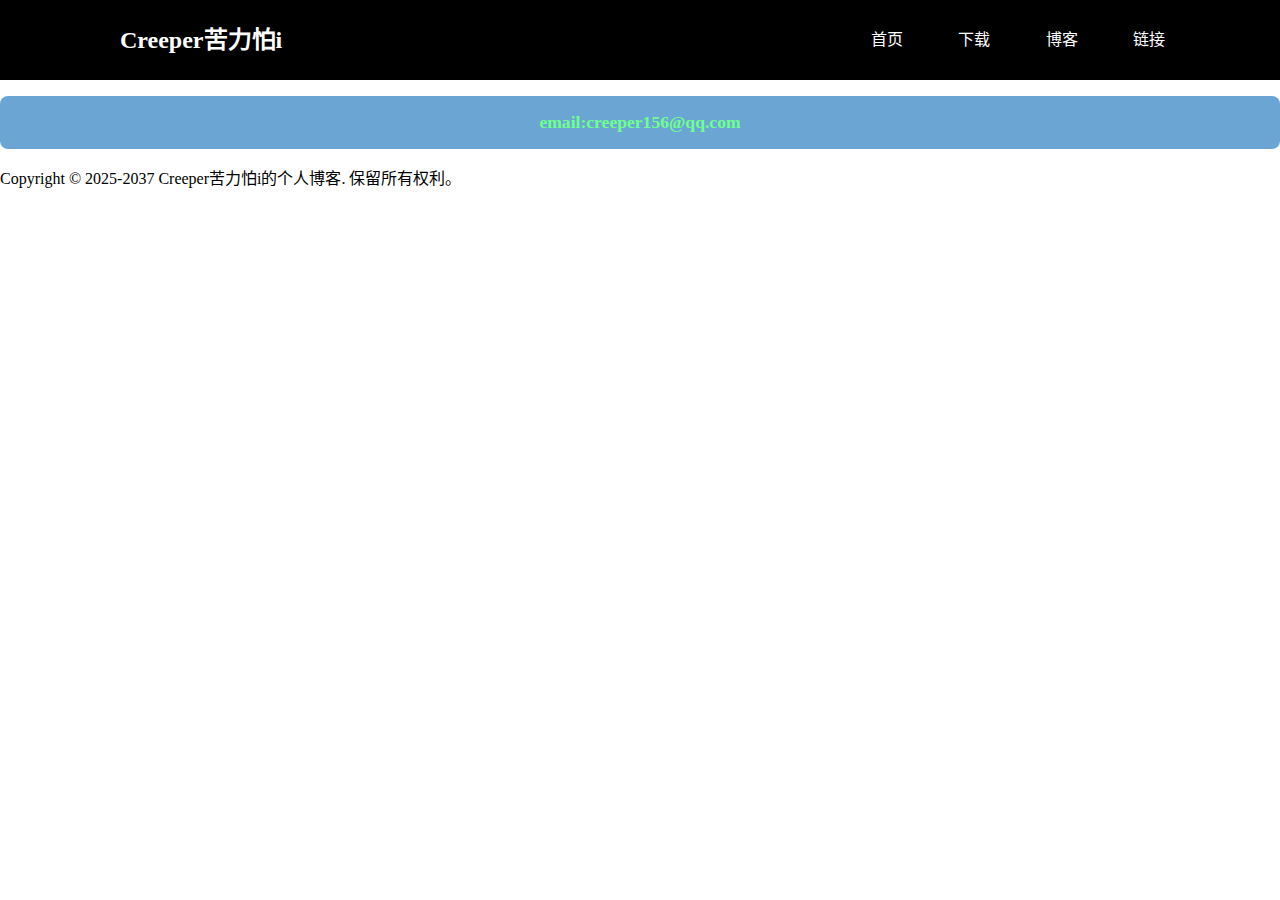
<file: email.html>
<!DOCTYPE html>
<html lang="zh-CN">
<head>
    <meta charset="UTF-8">
    <meta name="viewport" content="width=device-width, initial-scale=1.0">
    <link rel="stylesheet" href="css/style.css">
    <script src="js/common.js"></script>
    <title>email</title>
</head>
<body>
    <header>
    <button class="menu">&#9776;</button>
    <h1>Creeper苦力怕i</h1>
    <nav>
    <ul>
        <li><a href="index.html">首页</a></li>
        <li><a href="download.html">下载</a></li>
        <li><a href="blog.html">博客</a></li>
        <li><a href="link.html">链接</a></li>                
    </ul>
    </nav>  
    </header>
    <section class = "Ad">
        <a href="#">email:creeper156@qq.com</a>
    </section>
    <footer>
        <p>Copyright © 2025-2037 Creeper苦力怕i的个人博客. 保留所有权利。</p>
    </footer>
</body>
</html>
</file>
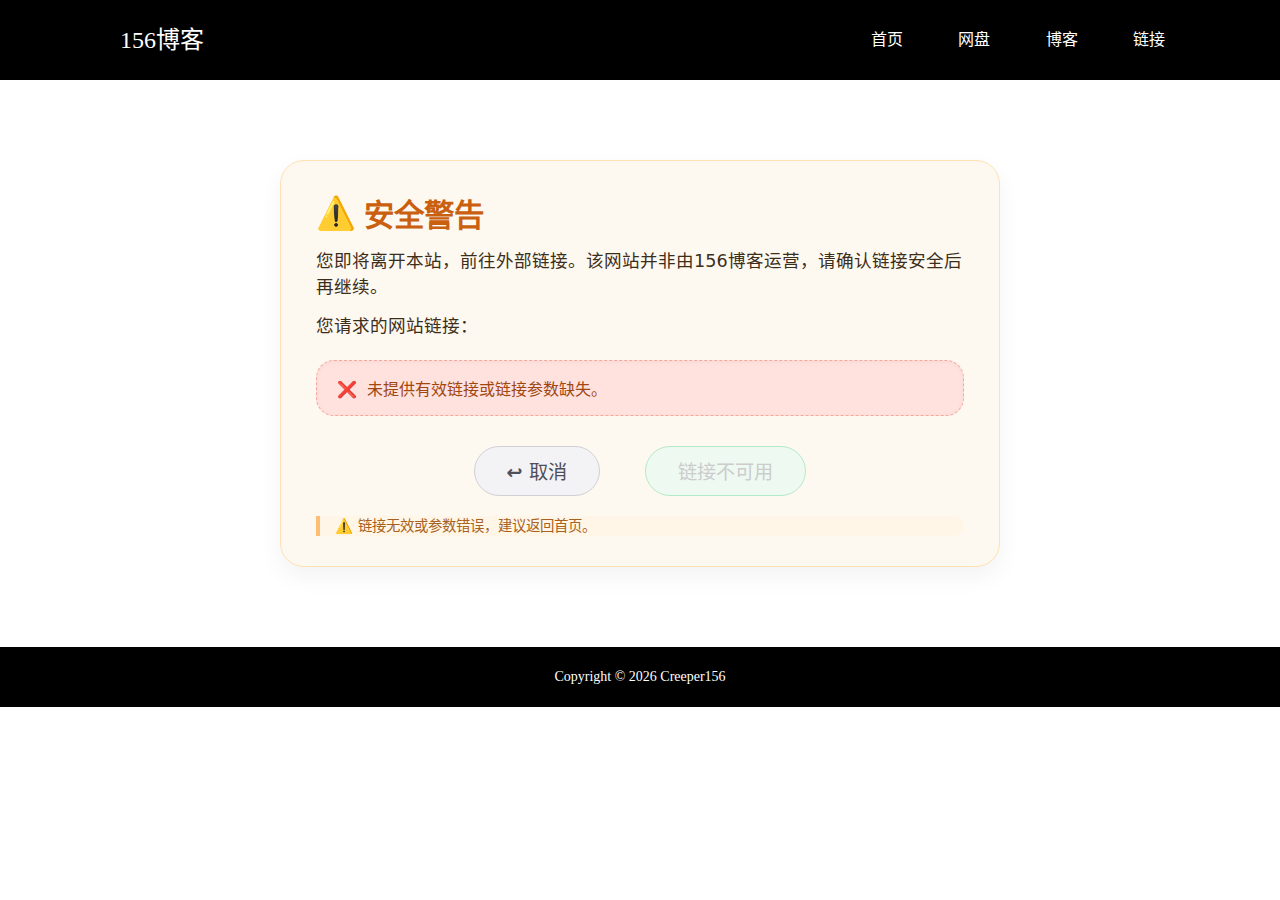
<file: jump_warning.html>
<!DOCTYPE html>
<html lang="zh-CN">
<head>
    <meta charset="UTF-8">
    <meta name="viewport" content="width=device-width, initial-scale=1.0">
    <title>安全警告 - 156博客</title>
    <link rel="stylesheet" href="css/style.css">
    <link rel="stylesheet" href="css/common.css">
    <script src="js/common.js"></script>
    <!-- 提前检查并跳转：如果是允许的站内域名则直接跳转，避免显示警告 -->
    <script>
        (function() {
            // 修复：动态获取当前站点的 origin（支持自定义域名），不再硬编码
            const ALLOWED_PREFIX = window.location.origin; // 例如 https://156blog.netlify.app 或你的自定义域名
            // 获取URL参数中的目标链接 (支持常用参数名)
            function getTargetUrl() {
                const params = new URLSearchParams(window.location.search);
                let url = params.get('url') || params.get('target') || params.get('link') || params.get('to');
                if (!url) return null;
                url = url.trim();
                try {
                    // 以当前页面为基准解析相对链接
                    const base = window.location.origin;
                    const parsed = new URL(url, base);
                    // 只允许 http/https 协议
                    if (parsed.protocol !== 'http:' && parsed.protocol !== 'https:') {
                        return null;
                    }
                    return parsed.href; // 返回规范化后的完整URL
                } catch (e) {
                    return null;
                }
            }

            const targetHref = getTargetUrl();
            // 如果存在目标链接且以允许的域名开头（当前站点的origin），直接跳转（不显示警告）
            if (targetHref && targetHref.startsWith(ALLOWED_PREFIX)) {
                // 使用 replace 以避免在历史记录中留下当前警告页面
                window.location.replace(targetHref);
            }
            // 否则，继续加载页面，显示警告内容
        })();
    </script>
    <style>
        .anniu a {
            color: #11cb5f;
            text-decoration: none;
            font-weight: 500;
            transition: opacity 0.2s;
        }
        .anniu a:hover {
            color: #11cb5f;
            opacity: 0.8;
        }
        .anniu .cancel-link {
            color: #888;
            margin-right: 20px;
        }
        .anniu .cancel-link:hover {
            color: #666;
        }
        .anniu a.disabled {
            color: #ccc;
            pointer-events: none;
            cursor: default;
        }
        .warning {
            max-width: 720px;
            margin: 80px auto;
            padding: 30px 35px;
            background: #fef9f0;
            border: 1px solid #ffe1b3;
            border-radius: 24px;
            box-shadow: 0 10px 25px rgba(0,0,0,0.05);
            text-align: left;
            font-family: system-ui, -apple-system, 'Segoe UI', Roboto, sans-serif;
        }
        .warning h2 {
            font-size: 1.9rem;
            color: #c95f0f;
            margin-top: 0;
            margin-bottom: 0.75rem;
            display: flex;
            align-items: center;
            gap: 8px;
        }
        .warning h2::before {
            content: "⚠️";
            font-size: 2rem;
        }
        .warning p {
            font-size: 1.1rem;
            line-height: 1.5;
            color: #3d2e1c;
            margin: 0.8rem 0;
        }
        .target-link-box {
            background: #ffffffd6;
            border: 1px dashed #f1b568;
            border-radius: 18px;
            padding: 15px 20px;
            margin: 20px 0 10px;
            font-family: 'SF Mono', 'Fira Code', monospace;
            word-break: break-all;
            word-wrap: break-word;
            color: #a0460e;
            font-size: 1rem;
            box-shadow: inset 0 1px 4px #0000000a;
        }
        .anniu {
            display: flex;
            justify-content: center;
            align-items: center;
            gap: 25px;
            margin-top: 30px;
            flex-wrap: wrap;
        }
        .anniu a {
            display: inline-block;
            padding: 10px 32px;
            border-radius: 40px;
            background: #eef9f2;
            border: 1px solid #b3eac7;
            font-size: 1.2rem;
            font-weight: 550;
            transition: all 0.2s ease;
            min-width: 110px;
            text-align: center;
        }
        .anniu a.cancel-link {
            background: #f3f3f5;
            border-color: #d0d0d5;
            color: #4f4f5a;
        }
        .anniu a.cancel-link:hover {
            background: #e8e8ed;
            border-color: #b5b5c0;
            color: #2d2d36;
        }
        .anniu a:active {
            transform: scale(0.97);
        }
        .url-note {
            font-size: 0.9rem;
            color: #a76121;
            border-left: 4px solid #ffbe76;
            padding-left: 15px;
            background: #fff6e8;
            border-radius: 0 12px 12px 0;
            margin-top: 20px;
            line-height: 1.4;
        }
        @media (max-width: 600px) {
            .warning { margin: 30px 16px; padding: 20px; }
            .anniu { flex-direction: column; gap: 12px; }
            .anniu a { width: 100%; }
        }
    </style>
</head>
<body>
    <header>
        <button class="menu">&#9776;</button>
        <h1><a href="/index.html">156博客</a></h1>
        <nav>
            <ul>
                <li><a href="/index.html">首页</a></li>
                <li><a href="/jump_warning.html?url=http://156pan.owo.vin">网盘</a></li>
                <li><a href="/blog.html">博客</a></li>
                <li><a href="/link.html">链接</a></li>                
            </ul>
        </nav>  
    </header>
    <!-- 安全警告卡片（仅当非站外链接时显示；若为站内链接，头部脚本已直接跳转） -->
    <section class="warning">
        <h2>安全警告</h2>
        <p>您即将离开本站，前往外部链接。该网站并非由156博客运营，请确认链接安全后再继续。</p>
        <p>您请求的网站链接：</p>
        <div id="js-target-display" class="target-link-box">正在解析链接…</div>

        <div class="anniu" id="js-button-panel">
            <a href="#" id="cancelBtn" class="cancel-link">↩ 取消</a>
            <a href="#" id="jumpBtn">访问网站 →</a>
        </div>

        <div id="js-extra-note" class="url-note">
            ⓘ 请仔细核对域名，避免进入仿冒网站。
        </div>
    </section>

    <footer>
        <p><a href ="/jump_warning.html?url=https://github.com/bCreeper156/blog/blob/main/LICENSE">Copyright © 2026 Creeper156</a></p>
    </footer>

    <script>
        (function() {
            'use strict';

            // 获取DOM元素
            const targetDisplay = document.getElementById('js-target-display');
            const jumpBtn = document.getElementById('jumpBtn');
            const cancelBtn = document.getElementById('cancelBtn');
            const extraNote = document.getElementById('js-extra-note');

            // 辅助函数：安全解析URL参数 (与头部保持一致)
            function getTargetUrlFromQuery() {
                const params = new URLSearchParams(window.location.search);
                let url = params.get('url') || params.get('target') || params.get('link') || params.get('to');
                if (!url) return null;
                url = url.trim();
                try {
                    const base = window.location.origin;
                    const parsed = new URL(url, base);
                    if (parsed.protocol !== 'http:' && parsed.protocol !== 'https:') {
                        return null;
                    }
                    return parsed.href;
                } catch (e) {
                    return null;
                }
            }

            // 获取目标链接（头部脚本可能已经跳转走了，但如果未跳转说明是站外链接或无效链接）
            const targetHref = getTargetUrlFromQuery();

            // 更新显示区域
            if (targetHref) {
                let displayText = targetHref;
                if (displayText.length > 70) {
                    displayText = displayText.slice(0, 60) + '…' + displayText.slice(-25);
                }
                targetDisplay.textContent = displayText;
                targetDisplay.title = targetHref;

                jumpBtn.href = targetHref;
                jumpBtn.target = '_self';

                try {
                    const urlObj = new URL(targetHref);
                    extraNote.innerHTML = `ⓘ 目标域名：<strong>${urlObj.hostname}</strong> —— 请确认是否为可信站点。`;
                } catch {
                    extraNote.innerHTML = `ⓘ 目标链接格式已通过安全校验，但仍请仔细确认。`;
                }
            } else {
                targetDisplay.textContent = '❌ 未提供有效链接或链接参数缺失。';
                targetDisplay.style.background = '#ffe1de';
                targetDisplay.style.borderColor = '#f5a79c';
                jumpBtn.classList.add('disabled');
                jumpBtn.href = 'javascript:void(0)';
                jumpBtn.textContent = '链接不可用';
                extraNote.innerHTML = '⚠️ 链接无效或参数错误，建议返回首页。';
            }

            // 取消按钮：返回上一页或首页
            cancelBtn.addEventListener('click', function(e) {
                e.preventDefault();
                if (document.referrer && document.referrer !== '') {
                    history.back();
                } else {
                    window.location.href = 'index.html';
                }
            });

            // 如果有来源站，额外显示
            if (document.referrer) {
                try {
                    const refUrl = new URL(document.referrer);
                    extraNote.innerHTML += `<br>🔙 来自：${refUrl.hostname}`;
                } catch (e) {}
            }
        })();
    </script>
</body>
</html>
</file>
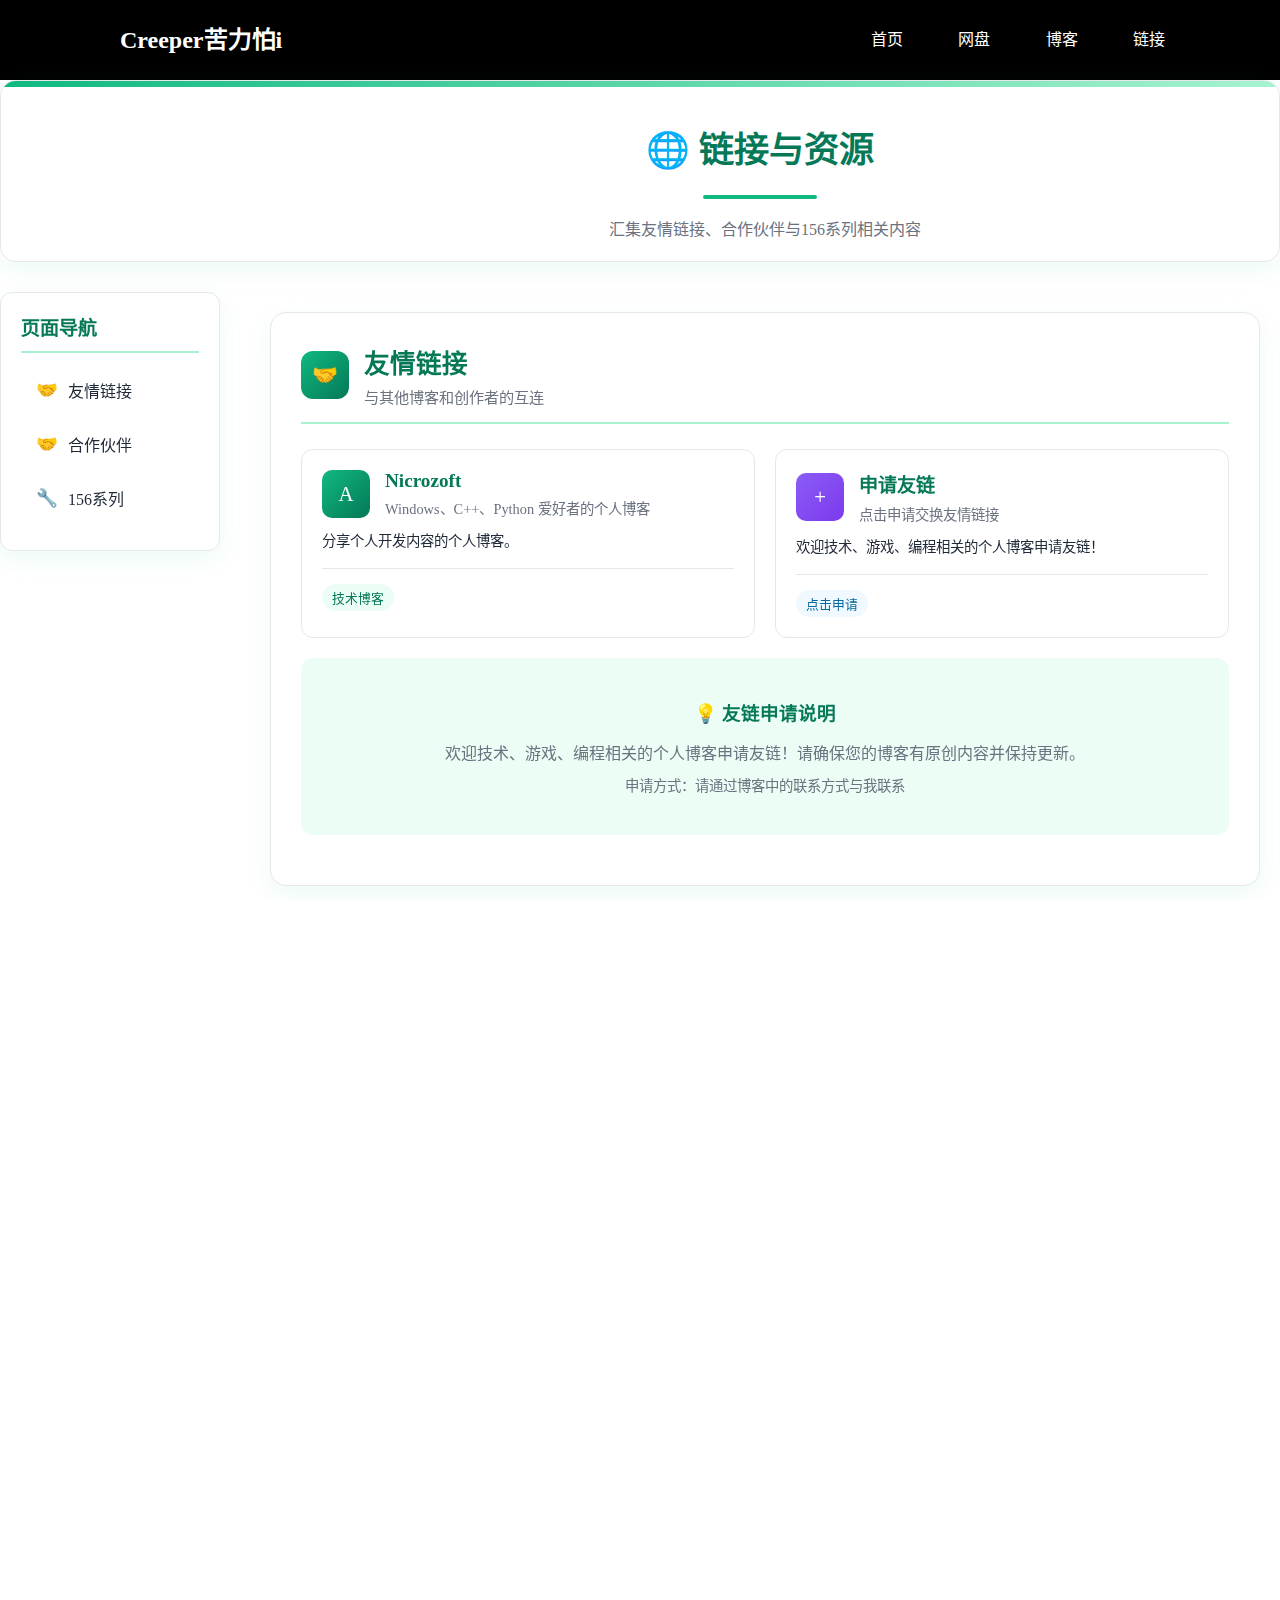
<file: link.html>
<!DOCTYPE html>
<html lang="zh-CN">
<head>
    <meta charset="UTF-8">
    <meta name="viewport" content="width=device-width, initial-scale=1.0">
    <title>链接 - Creeper苦力怕i个人博客</title>
    <!-- 引用原有CSS文件 -->
    <link rel="stylesheet" href="css/style.css">
    <style>
        /* 页面独有样式 */
        :root {
            --primary-green: #10b981;
            --light-green: #a7f3d0;
            --dark-green: #047857;
            --bg-green: #ecfdf5;
            --text-dark: #1f2937;
            --text-light: #6b7280;
            --card-shadow: 0 8px 25px rgba(16, 185, 129, 0.08);
            --hover-shadow: 0 15px 35px rgba(16, 185, 129, 0.15);
        }
        
        /* 页面主体布局 */
        .page-container {
            display: flex;
            min-height: calc(100vh - 200px);
            margin-top: 20px;
            gap: 30px;
        }
        
        /* 左侧导航定位 */
        .sidebar-nav {
            flex: 0 0 220px;
            position: sticky;
            top: 100px;
            height: fit-content;
            background: white;
            border-radius: 12px;
            padding: 20px;
            box-shadow: var(--card-shadow);
            border: 1px solid #e5e7eb;
        }
        
        .sidebar-nav h3 {
            color: var(--dark-green);
            font-size: 1.2rem;
            margin-bottom: 15px;
            padding-bottom: 10px;
            border-bottom: 2px solid var(--light-green);
        }
        
        .nav-links {
            list-style: none;
            padding: 0;
        }
        
        .nav-links li {
            margin-bottom: 10px;
        }
        
        .nav-links a {
            display: flex;
            align-items: center;
            padding: 10px 15px;
            color: var(--text-dark);
            text-decoration: none;
            border-radius: 8px;
            transition: all 0.2s ease;
            font-weight: 500;
        }
        
        .nav-links a:hover {
            background: var(--bg-green);
            color: var(--primary-green);
            transform: translateX(5px);
        }
        
        .nav-links a.active {
            background: var(--bg-green);
            color: var(--primary-green);
            border-left: 3px solid var(--primary-green);
        }
        
        .nav-icon {
            margin-right: 10px;
            font-size: 1.1rem;
        }
        
        /* 右侧内容区域 */
        .content-area {
            flex: 1;
        }
        
        /* 页面头部 */
        .page-header {
            background: white;
            border-radius: 16px;
            padding: 30px;
            margin-bottom: 30px;
            box-shadow: var(--card-shadow);
            text-align: center;
            border: 1px solid #e5e7eb;
            position: relative;
            overflow: hidden;
        }
        
        .page-header::before {
            content: "";
            position: absolute;
            top: 0;
            left: 0;
            width: 100%;
            height: 6px;
            background: linear-gradient(90deg, var(--primary-green), var(--light-green));
        }
        
        .page-header h1 {
            color: var(--dark-green);
            font-size: 2.2rem;
            margin-bottom: 10px;
            position: relative;
            display: inline-block;
        }
        
        .page-header h1::after {
            content: "";
            position: absolute;
            bottom: -8px;
            left: 25%;
            width: 50%;
            height: 4px;
            background: var(--primary-green);
            border-radius: 2px;
        }
        
        .page-header .subtitle {
            color: var(--text-light);
            font-size: 1rem;
            max-width: 600px;
            margin: 0 auto;
            margin-top: 15px;
        }
        
        /* 内容区块 */
        .content-section {
            background: white;
            border-radius: 16px;
            padding: 30px;
            margin-bottom: 30px;
            box-shadow: var(--card-shadow);
            border: 1px solid #e5e7eb;
        }
        
        .content-section[id] {
            scroll-margin-top: 120px; /* 为锚点跳转添加滚动边距 */
        }
        
        .section-header {
            display: flex;
            align-items: center;
            margin-bottom: 25px;
            padding-bottom: 15px;
            border-bottom: 2px solid var(--light-green);
        }
        
        .section-icon {
            width: 48px;
            height: 48px;
            border-radius: 12px;
            background: linear-gradient(135deg, var(--primary-green), var(--dark-green));
            color: white;
            display: flex;
            align-items: center;
            justify-content: center;
            font-size: 1.3rem;
            margin-right: 15px;
            flex-shrink: 0;
        }
        
        .section-title {
            color: var(--dark-green);
            font-size: 1.6rem;
            margin: 0;
        }
        
        /* 链接网格 */
        .links-grid {
            display: grid;
            grid-template-columns: repeat(auto-fill, minmax(300px, 1fr));
            gap: 20px;
        }
        
        /* 链接卡片 */
        .link-card {
            background: white;
            border-radius: 12px;
            padding: 20px;
            text-decoration: none;
            color: inherit;
            transition: all 0.3s ease;
            border: 1px solid #e5e7eb;
            position: relative;
            overflow: hidden;
            display: block;
        }
        
        .link-card:hover {
            transform: translateY(-5px);
            border-color: var(--primary-green);
            box-shadow: var(--hover-shadow);
        }
        
        .link-card::before {
            content: '';
            position: absolute;
            top: 0;
            left: 0;
            width: 100%;
            height: 4px;
            background: linear-gradient(90deg, var(--primary-green), var(--light-green));
            opacity: 0;
            transition: opacity 0.3s ease;
        }
        
        .link-card:hover::before {
            opacity: 1;
        }
        
        .card-header {
            display: flex;
            align-items: center;
            margin-bottom: 12px;
        }
        
        .card-icon {
            width: 48px;
            height: 48px;
            border-radius: 10px;
            background: linear-gradient(135deg, var(--primary-green), var(--dark-green));
            color: white;
            display: flex;
            align-items: center;
            justify-content: center;
            font-size: 1.3rem;
            margin-right: 15px;
            flex-shrink: 0;
            transition: transform 0.3s ease;
        }
        
        .link-card:hover .card-icon {
            transform: rotate(10deg) scale(1.1);
        }
        
        .card-title {
            font-size: 1.2rem;
            color: var(--dark-green);
            margin-bottom: 5px;
        }
        
        .card-subtitle {
            color: var(--text-light);
            font-size: 0.9rem;
        }
        
        .card-description {
            color: var(--text-dark);
            margin: 12px 0;
            font-size: 0.9rem;
            line-height: 1.6;
        }
        
        .card-meta {
            display: flex;
            justify-content: space-between;
            align-items: center;
            margin-top: 15px;
            padding-top: 15px;
            border-top: 1px solid #e5e7eb;
        }
        
        .card-tag {
            background: var(--bg-green);
            color: var(--dark-green);
            padding: 4px 10px;
            border-radius: 20px;
            font-size: 0.8rem;
            font-weight: 500;
        }
        
        .card-arrow {
            color: var(--primary-green);
            font-size: 1.1rem;
            opacity: 0;
            transform: translateX(-10px);
            transition: all 0.3s ease;
        }
        
        .link-card:hover .card-arrow {
            opacity: 1;
            transform: translateX(0);
        }
        
        /* 合作伙伴特殊样式 */
        .partner-badge {
            position: absolute;
            top: 10px;
            right: 10px;
            background: linear-gradient(135deg, #f59e0b, #d97706);
            color: white;
            padding: 3px 10px;
            border-radius: 12px;
            font-size: 0.7rem;
            font-weight: 600;
        }
        
        /* 156系列特殊样式 */
        .series-badge {
            position: absolute;
            top: 10px;
            right: 10px;
            background: linear-gradient(135deg, #8b5cf6, #7c3aed);
            color: white;
            padding: 3px 10px;
            border-radius: 12px;
            font-size: 0.7rem;
            font-weight: 600;
        }
        
        /* 空状态 */
        .empty-state {
            text-align: center;
            padding: 40px 20px;
            color: var(--text-light);
            background: var(--bg-green);
            border-radius: 12px;
            margin: 20px 0;
        }
        
        .empty-state h3 {
            color: var(--dark-green);
            margin-bottom: 15px;
        }
        
        /* 响应式设计 */
        @media (max-width: 992px) {
            .page-container {
                flex-direction: column;
            }
            
            .sidebar-nav {
                position: static;
                width: 100%;
                margin-bottom: 20px;
            }
            
            .nav-links {
                display: flex;
                flex-wrap: wrap;
                gap: 10px;
            }
            
            .nav-links li {
                margin-bottom: 0;
            }
            
            .nav-links a {
                padding: 8px 15px;
            }
        }
        
        @media (max-width: 768px) {
            .links-grid {
                grid-template-columns: 1fr;
            }
            
            .page-header, .content-section {
                padding: 20px;
            }
            
            .page-header h1 {
                font-size: 1.8rem;
            }
            
            .section-header {
                flex-direction: column;
                align-items: flex-start;
            }
            
            .section-icon {
                margin-bottom: 15px;
            }
        }
        
        @media (max-width: 480px) {
            .card-header {
                flex-direction: column;
                text-align: center;
            }
            
            .card-icon {
                margin-right: 0;
                margin-bottom: 10px;
            }
        }
        
        /* 动画效果 */
        @keyframes fadeIn {
            from {
                opacity: 0;
                transform: translateY(20px);
            }
            to {
                opacity: 1;
                transform: translateY(0);
            }
        }
        
        .content-section {
            animation: fadeIn 0.6s ease-out forwards;
        }
        
        .content-section:nth-child(1) { animation-delay: 0.1s; }
        .content-section:nth-child(2) { animation-delay: 0.2s; }
        .content-section:nth-child(3) { animation-delay: 0.3s; }
        
        /* 活跃状态指示器 */
        .active-indicator {
            display: inline-block;
            width: 8px;
            height: 8px;
            background: var(--primary-green);
            border-radius: 50%;
            margin-left: 8px;
            animation: pulse 2s infinite;
        }
        
        @keyframes pulse {
            0% { opacity: 1; }
            50% { opacity: 0.3; }
            100% { opacity: 1; }
        }
    </style>
</head>
<body>
    <!-- 导航栏 -->
    <header>
    <button class="menu">&#9776;</button>
    <h1>Creeper苦力怕i</h1>
    <nav>
    <ul>
        <li><a href="index.html">首页</a></li>
        <li><a href="http://156pan.owo.vin">网盘</a></li>
        <li><a href="blog.html">博客</a></li>
        <li><a href="link.html">链接</a></li>                
    </ul>
    </nav>  
    </header>
    <div class="container">
        <!-- 页面头部 -->
        <header class="page-header" style="padding-bottom: 150px;">
            <h1>🌐 链接与资源</h1>
            <p class="subtitle" style="padding-left: 250px;">汇集友情链接、合作伙伴与156系列相关内容</p>
        </header>
        
        <div class="page-container">
            <!-- 左侧导航 -->
            <aside class="sidebar-nav">
                <h3>页面导航</h3>
                <ul class="nav-links">
                    <li><a href="#friends-link" class="active"><span class="nav-icon">🤝</span> 友情链接</a></li>
                    <li><a href="#partners"><span class="nav-icon">🤝</span> 合作伙伴</a></li>
                    <li><a href="#156-series"><span class="nav-icon">🔧</span> 156系列</a></li>
                </ul>
            </aside>
            
            <!-- 右侧内容 -->
            <main class="content-area">
                <!-- 友情链接部分 -->
                <section id="friends-link" class="content-section">
                    <div class="section-header">
                        <div class="section-icon">🤝</div>
                        <div>
                            <h2 class="section-title">友情链接</h2>
                            <p style="color: var(--text-light); font-size: 0.95rem; margin-top: 5px;">与其他博客和创作者的互连</p>
                        </div>
                    </div>
                    
                    <div class="links-grid">
                        <a href="https://nicrozoft.github.io" class="link-card" target="_blank" rel="noopener">
                            <div class="card-header">
                                <div class="card-icon">A</div>
                                <div>
                                    <h3 class="card-title">Nicrozoft</h3>
                                    <p class="card-subtitle">Windows、C++、Python 爱好者的个人博客</p>
                                </div>
                            </div>
                            <p class="card-description">分享个人开发内容的个人博客。</p>
                            <div class="card-meta">
                                <span class="card-tag">技术博客</span>
                                <span class="card-arrow">→</span>
                            </div>
                        </a>
                        
                        <!-- 友链申请 -->
                        <div class="link-card" style="cursor: pointer;" onclick="showFriendLinkForm()">
                            <div class="card-header">
                                <div class="card-icon" style="background: linear-gradient(135deg, #8b5cf6, #7c3aed);">+</div>
                                <div>
                                    <h3 class="card-title">申请友链</h3>
                                    <p class="card-subtitle">点击申请交换友情链接</p>
                                </div>
                            </div>
                            <p class="card-description">欢迎技术、游戏、编程相关的个人博客申请友链！</p>
                            <div class="card-meta">
                                <span class="card-tag" style="background: #f0f9ff; color: #0369a1;">点击申请</span>
                                <span class="card-arrow">+</span>
                            </div>
                        </div>
                    </div>
                    
                    <!-- 友链申请说明 -->
                    <div class="empty-state">
                        <h3>💡 友链申请说明</h3>
                        <p>欢迎技术、游戏、编程相关的个人博客申请友链！请确保您的博客有原创内容并保持更新。</p>
                        <p style="margin-top: 10px; font-size: 0.9rem;">申请方式：请通过博客中的联系方式与我联系</p>
                    </div>
                </section>
                
                <!-- 合作伙伴部分 -->
                <section id="partners" class="content-section">
                    <div class="section-header">
                        <div class="section-icon">🤝</div>
                        <div>
                            <h2 class="section-title">合作伙伴</h2>
                            <p style="color: var(--text-light); font-size: 0.95rem; margin-top: 5px;">与我合作的项目与平台</p>
                        </div>
                    </div>
                    
                    <div class="links-grid">
                        <!-- 合作伙伴示例1 -->
                        <a href="#" class="link-card" target="_blank" rel="noopener">
                            <span class="partner-badge">合作伙伴</span>
                            <div class="card-header">
                                <div class="card-icon" style="background: linear-gradient(135deg, #f59e0b, #d97706);">🌟</div>
                                <div>
                                    <h3 class="card-title">占位符</h3>
                                    <p class="card-subtitle">技术社区合作（占位符）</p>
                                </div>
                            </div>
                            <p class="card-description">（占位符）一个专注于开发者成长的技术社区，提供技术文章、项目实战和经验分享。</p>
                            <div class="card-meta">
                                <span class="card-tag">（占位符）技术社区</span>
                                <span class="card-arrow">→</span>
                            </div>
                        </a>
                        
                        <!-- 合作伙伴申请 -->
                        <div class="link-card" style="cursor: pointer;" onclick="showPartnerForm()">
                            <div class="card-header">
                                <div class="card-icon" style="background: linear-gradient(135deg, #10b981, #047857);">🤝</div>
                                <div>
                                    <h3 class="card-title">合作洽谈</h3>
                                    <p class="card-subtitle">寻求合作机会</p>
                                </div>
                            </div>
                            <p class="card-description">如果您有合作意向，欢迎联系洽谈技术合作、内容合作等机会。</p>
                            <div class="card-meta">
                                <span class="card-tag" style="background: var(--bg-green); color: var(--dark-green);">点击联系</span>
                                <span class="card-arrow">→</span>
                            </div>
                        </div>
                    </div>
                    
                    <!-- 合作伙伴说明 -->
                    <div class="empty-state">
                        <h3>🤝 合作机会</h3>
                        <p>欢迎技术社区、游戏平台、内容创作者等寻求合作机会。合作领域包括但不限于：</p>
                        <ul style="text-align: left; margin-top: 10px; padding-left: 20px;">
                            <li>技术文章合作与交叉推广</li>
                            <li>开源项目协作</li>
                            <li>游戏评测与内容创作</li>
                            <li>技术社区共建</li>
                        </ul>
                    </div>
                </section>
                
                <!-- 156系列部分 -->
                <section id="156-series" class="content-section">
                    <div class="section-header">
                        <div class="section-icon">🔧</div>
                        <div>
                            <h2 class="section-title">156系列项目</h2>
                            <p style="color: var(--text-light); font-size: 0.95rem; margin-top: 5px;">我开发的软件和工具集合</p>
                        </div>
                    </div>
                    
                    <div class="links-grid">
                        <!-- 156软件官网 -->
                        <a href="#" class="link-card" target="_blank" rel="noopener">
                            <span class="series-badge">156系列</span>
                            <div class="card-header">
                                <div class="card-icon" style="background: linear-gradient(135deg, #8b5cf6, #7c3aed);">🔧</div>
                                <div>
                                    <h3 class="card-title">156软件官网</h3>
                                    <p class="card-subtitle">个人软件项目集合</p>
                                </div>
                            </div>
                            <p class="card-description">我开发的实用软件工具集合。包括效率工具、小应用等。</p>
                            <div class="card-meta">
                                <span class="card-tag">软件产品</span>
                                <span class="card-arrow">→</span>
                            </div>
                        </a>
                        
                        <!-- GitHub仓库 -->
                        <a href="https://github.com/bCreeper156" class="link-card" target="_blank" rel="noopener">
                            <span class="series-badge">156系列</span>
                            <div class="card-header">
                                <div class="card-icon">
                                    <svg width="24" height="24" viewBox="0 0 24 24" fill="currentColor">
                                        <path fill-rule="evenodd" clip-rule="evenodd" d="M12 0C5.37 0 0 5.37 0 12c0 5.31 3.435 9.795 8.205 11.385.6.105.825-.255.825-.57 0-.285-.015-1.23-.015-2.235-3.015.555-3.795-.735-4.035-1.41-.135-.345-.72-1.41-1.23-1.695-.42-.225-1.02-.78-.015-.795.945-.015 1.62.87 1.845 1.23 1.08 1.815 2.805 1.305 3.495.99.105-.78.42-1.305.765-1.605-2.67-.3-5.46-1.335-5.46-5.925 0-1.305.465-2.385 1.23-3.225-.12-.3-.54-1.53.12-3.18 0 0 1.005-.315 3.3 1.23.96-.27 1.98-.405 3-.405s2.04.135 3 .405c2.295-1.56 3.3-1.23 3.3-1.23.66 1.65.24 2.88.12 3.18.765.84 1.23 1.905 1.23 3.225 0 4.605-2.805 5.625-5.475 5.925.435.375.81 1.095.81 2.22 0 1.605-.015 2.895-.015 3.3 0 .315.225.69.825.57A12.02 12.02 0 0024 12c0-6.63-5.37-12-12-12z"/>
                                    </svg>
                                </div>
                                <div>
                                    <h3 class="card-title">GitHub仓库</h3>
                                    <p class="card-subtitle">开源代码与项目</p>
                                </div>
                            </div>
                            <p class="card-description">查看我的博客源码、编程项目和开源贡献。这里是所有技术想法的起点。</p>
                            <div class="card-meta">
                                <span class="card-tag">开源项目</span>
                                <span class="card-arrow">→</span>
                            </div>
                        </a>
                        
                        <!-- 未来项目 -->
                        <div class="link-card">
                            <div class="card-header">
                                <div class="card-icon" style="background: linear-gradient(135deg, #6b7280, #4b5563);">🚧</div>
                                <div>
                                    <h3 class="card-title">更多156项目筹备中</h3>
                                    <p class="card-subtitle">敬请期待</p>
                                </div>
                            </div>
                            <p class="card-description">还有更多156系列的软件工具和项目正在开发和规划中。</p>
                            <div class="card-meta">
                                <span class="card-tag">即将推出</span>
                                <span class="card-arrow">→</span>
                            </div>
                        </div>
                    </div>
                    
                    <!-- 156系列说明 -->
                    <div class="empty-state">
                        <h3>🔧 156系列项目</h3>
                        <p>"156"系列是我个人开发的软件和工具集合，名称来源于我的用户名"bCreeper156"。这些项目主要围绕以下方向：</p>
                        <ul style="text-align: left; margin-top: 10px; padding-left: 20px;">
                            <li>效率工具与实用软件</li>
                            <li>开发者工具与资源</li>
                            <li>游戏相关工具</li>
                            <li>学习与创作辅助工具</li>
                        </ul>
                        <p style="margin-top: 15px; font-size: 0.9rem;">所有项目均为开源或免费提供，欢迎使用和贡献代码。</p>
                    </div>
                </section>
            </main>
        </div>
    </div>
    
    <!-- 页脚 -->
    <footer class="main-footer">
        <div class="footer-container">
            <p>Copyright © 2025-2037 Creeper苦力怕i的个人博客. 保留所有权利.</p>
        </div>
    </footer>

    <script>
        // 页面加载完成
        document.addEventListener('DOMContentLoaded', function() {
            // 左侧导航点击效果 - 修复跳转问题
            const navLinks = document.querySelectorAll('.nav-links a');
            const sections = document.querySelectorAll('.content-section');
            
            // 修复：允许锚点链接正常跳转
            navLinks.forEach(link => {
                link.addEventListener('click', function(e) {
                    // 移除所有active类
                    navLinks.forEach(l => l.classList.remove('active'));
                    
                    // 添加当前active类
                    this.classList.add('active');
                    
                    // 允许浏览器处理锚点跳转
                    // 浏览器会自动滚动到对应位置
                });
            });
            
            // 滚动时更新导航状态
            window.addEventListener('scroll', updateActiveNav);
            
            // 初始更新导航状态
            updateActiveNav();
            
            // 处理URL中的hash（页面加载时）
            if (window.location.hash) {
                // 等待页面加载完成
                setTimeout(() => {
                    const targetId = window.location.hash;
                    const targetSection = document.querySelector(targetId);
                    
                    if (targetSection) {
                        // 平滑滚动到目标位置
                        targetSection.scrollIntoView({ behavior: 'smooth' });
                        
                        // 更新导航状态
                        updateActiveNav();
                    }
                }, 100);
            }
            
            // 友链申请表单
            window.showFriendLinkForm = function() {
                alert('友链申请请通过博客中的联系方式与我联系。\n\n请在邮件中包含：\n1. 博客名称\n2. 博客链接\n3. 博客描述\n4. 您的联系方式\n\n我会尽快审核并添加！');
            };
            
            // 合作伙伴申请表单
            window.showPartnerForm = function() {
                alert('合作洽谈请通过博客中的联系方式与我联系。\n\n请在邮件中包含：\n1. 合作方名称\n2. 合作意向\n3. 合作内容概述\n4. 您的联系方式\n\n期待与您的合作！');
            };
            
            // 添加滚动动画
            const observerOptions = {
                threshold: 0.1,
                rootMargin: '0px 0px -100px 0px'
            };
            
            const observer = new IntersectionObserver((entries) => {
                entries.forEach(entry => {
                    if (entry.isIntersecting) {
                        entry.target.style.opacity = '1';
                        entry.target.style.transform = 'translateY(0)';
                    }
                });
            }, observerOptions);
            
            // 观察所有内容区块
            sections.forEach(section => {
                section.style.opacity = '0';
                section.style.transform = 'translateY(20px)';
                section.style.transition = 'opacity 0.6s ease, transform 0.6s ease';
                observer.observe(section);
            });
            
            // 更新导航状态函数
            function updateActiveNav() {
                let current = '';
                
                sections.forEach(section => {
                    const sectionTop = section.offsetTop;
                    const sectionHeight = section.clientHeight;
                    
                    // 考虑导航栏高度，减去120px作为偏移
                    if (window.scrollY >= (sectionTop - 120)) {
                        current = section.getAttribute('id');
                    }
                });
                
                navLinks.forEach(link => {
                    link.classList.remove('active');
                    const linkHash = link.getAttribute('href');
                    
                    // 检查是否是当前部分的链接
                    if (linkHash === `#${current}`) {
                        link.classList.add('active');
                    }
                    
                    // 如果没有当前部分，检查URL中的hash
                    if (!current && window.location.hash === linkHash) {
                        link.classList.add('active');
                    }
                });
            }
            
            // 监听hash变化（用户点击浏览器的前进/后退按钮）
            window.addEventListener('hashchange', function() {
                updateActiveNav();
            });
        });
    </script>
</body>
</html>
</file>
<file: css/style.css>
@import url('common.css');

/* 首页特有样式 */
main {
    flex: 1;
    padding: 20px;
    max-width: 1200px;
    margin: 0 auto;
    width: 100%;
}

.articles {
    background-color: yellowgreen;
    color: white;
    padding: 60px 0;
    display: flex;
    flex-direction: column;
    align-items: center;
    border-radius: 8px;
    margin: 20px 0;
}

input::placeholder {
    color: white;
    opacity: 0.8;
}

input:focus {
    outline: none;
    border-color: chartreuse;
}

.about_me {
    background: white;
    padding: 2rem;
    border-radius: 8px;
    box-shadow: 0 2px 5px rgba(0,0,0,0.1);
    margin-bottom: 2rem;
    text-align: center;
}

.about_me img {
    max-width: 150px;
    height: auto;
    margin-bottom: 1rem;
    border-radius: 8px;
}
.warning {
    background: white;
    padding: 2rem;
    border-radius: 8px;
    box-shadow: 0 2px 5px rgba(0,0,0,0.1);
    margin-bottom: 2rem;
    text-align: center;
    align-items: center;
    justify-content: center;
}
.social-media {
    margin-top: 1rem;
}

.social-media a {
    color: #007bff;
    text-decoration: none;
    margin: 0 5px;
    font-weight: 500;
}

.social-media a:hover {
    text-decoration: underline;
    color: #0056b3;
}

.Ad {
    display: flex;
    align-items: center;
    justify-content: center;
    height: auto;
    min-height: 50px;
    padding: 1rem 2rem;
    border-radius: 8px;
    background-color: rgb(107, 165, 212);
    margin: 1rem 0;
}

.Ad a {
    color: rgb(110, 255, 141);
    text-decoration: none;
    font-weight: bold;
    font-size: 1.1rem;
}
.Ad p {
    color: white;
    text-decoration: none;
    font-weight: bold;
    font-size: 1.1rem;
}
.Ad a:hover {
    text-decoration: underline;
}
.tar {
    display: flex;
    align-items: center;
    justify-content: center;
    height: auto;
    min-height: 50px;
    padding: 1rem 2rem;
    border-radius: 8px;
    background-color: rgb(107, 165, 212);
    margin: 1rem 0;
}

.tar a {
    color: white;
    text-decoration: none;
    font-weight: bold;
    font-size: 1.1rem;
}

.tar a:hover {
    text-decoration: underline;
}
.articles a {
    text-decoration: none;
    color: inherit;
    transition: color 0.3s;
}

.articles a:hover {
    color: #2600ff;
}

@media screen and (max-width: 768px) {
    main {
        padding: 10px;
    }
    
    .articles {
        padding: 40px 20px;
    }
    
    .articles input {
        width: 100%;
        margin-right: 0;
        margin-bottom: 10px;
    }
    
    .about_me {
        padding: 1.5rem;
    }
    .warning {
        padding: 1.5rem;
    }
}
</file>
<file: articles/article.css>
@import url('/css/common.css');
* {
    padding: 0;
    margin: 0;
    box-sizing: border-box;
}
@keyframes shimmer {
    0% { transform: translateX(-100%) skewX(-20deg); }
    100% { transform: translateX(200%) skewX(-20deg); }
}

.progress-text {
    position: fixed;
    top: 10px;
    right: 10px;
    background: rgba(0,0,0,0.6);
    color: white;
    padding: 4px 10px;
    border-radius: 20px;
    font-size: 12px;
    z-index: 10000;
    display: none;
}

/* 文章页面样式 */
header {
    background-color: black;
    height: 80px;
    width: 100%;
    position: relative;
    flex-shrink: 0;
}

header h1 {
    color: white;
    position: absolute;
    left: 120px;
    top: 0;
    line-height: 80px;
    font-size: 1.5rem;
    margin: 0;
}

header h1 a {
    color: white;
    text-decoration: none;
}

header ul {
    position: absolute;
    right: 5vw;
    top: 0;
    line-height: 80px;
    margin: 0;
    padding: 0;
    list-style: none;
}

header li {
    display: inline;
    margin-right: 4vw;
}

header a {
    color: white;
    text-decoration: none;
    font-weight: 500;
}

header a:hover {
    color: #11cb5f;
}

.menu {
    display: none;
}

body {
    background-color: #f8f9fa;
    color: #333;
    line-height: 1.7;
    margin: 0;
    min-height: 100vh;
    display: flex;
    flex-direction: column;
}

main {
    flex: 1;
    max-width: 800px;
    margin: 0 auto;
    padding: 2rem 1rem;
    width: 100%;
}

.header {
    text-align: center;
    margin-bottom: 3rem;
    padding: 2rem 0;
    border-bottom: 2px solid #e9ecef;
}

.article-title {
    font-size: 2.5rem;
    color: #2c3e50;
    margin-bottom: 1rem;
    font-weight: 700;
    line-height: 1.3;
}

.article-meta {
    display: flex;
    justify-content: center;
    gap: 2rem;
    color: #6c757d;
    font-size: 0.95rem;
    flex-wrap: wrap;
}

.meta-item {
    display: flex;
    align-items: center;
    gap: 0.5rem;
}

.article-content {
    background: white;
    border-radius: 12px;
    padding: 2.5rem;
    box-shadow: 0 5px 20px rgba(0, 0, 0, 0.08);
    margin-bottom: 2rem;
}

.article-section {
    margin-bottom: 2.5rem;
}

.article-section:last-child {
    margin-bottom: 0;
}

.section-title {
    font-size: 1.5rem;
    color: #11cb5f;
    margin-bottom: 1rem;
    padding-bottom: 0.5rem;
    border-bottom: 2px solid #f1f3f5;
    font-weight: 600;
}

.article-text {
    font-size: 1.1rem;
    color: #495057;
    margin-bottom: 1.5rem;
    text-align: justify;
}

.article-text:last-child {
    margin-bottom: 0;
}

.highlight-box {
    background: linear-gradient(135deg, #0099ff, #11cb84);
    color: white;
    padding: 1.5rem;
    border-radius: 8px;
    margin: 2rem 0;
    text-align: center;
}

.highlight-box p {
    margin: 0;
    font-size: 1.2rem;
    font-weight: 500;
}

.features-grid {
    display: grid;
    grid-template-columns: repeat(auto-fit, minmax(250px, 1fr));
    gap: 1.5rem;
    margin: 2rem 0;
}

.feature-card {
    background: #f8f9fa;
    padding: 1.5rem;
    border-radius: 8px;
    border-left: 4px solid #11cb5f;
    transition: transform 0.3s ease, box-shadow 0.3s ease;
}

.feature-card:hover {
    transform: translateY(-5px);
    box-shadow: 0 8px 25px rgba(0, 0, 0, 0.1);
}

.feature-icon {
    font-size: 2rem;
    margin-bottom: 1rem;
    display: block;
}

.feature-title {
    font-weight: 600;
    color: #2c3e50;
    margin-bottom: 0.5rem;
}

.feature-desc {
    color: #6c757d;
    font-size: 0.95rem;
}

.article-actions {
    display: flex;
    justify-content: center;
    gap: 1rem;
    margin-top: 3rem;
    padding-top: 2rem;
    border-top: 1px solid #e9ecef;
}

.action-btn {
    background: #11cb5f;
    color: white;
    border: none;
    padding: 0.75rem 1.5rem;
    border-radius: 25px;
    cursor: pointer;
    font-size: 0.95rem;
    font-weight: 500;
    transition: all 0.3s ease;
    display: flex;
    align-items: center;
    gap: 0.5rem;
}

.action-btn:hover {
    background: #0fa84c;
    transform: translateY(-2px);
    box-shadow: 0 5px 15px rgba(17, 203, 95, 0.3);
}

.action-btn.secondary {
    background: #6c757d;
}

.action-btn.secondary:hover {
    background: #5a6268;
}

/* 文章内容富文本样式 */
.article-content pre {
    background: #f6f8fa;
    border-radius: 8px;
    padding: 16px;
    overflow-x: auto;
    font-family: 'SF Mono', 'Fira Code', monospace;
    font-size: 0.9rem;
    line-height: 1.5;
    border: 1px solid #eaeef2;
    margin: 1.5em 0;
}

.comment-widget {
    margin-top: 2.5rem;
    padding: 1.2rem;
    border: 1px solid #e2e6ea;
    border-radius: 10px;
    background-color: #fafbfc;
}

.comment-widget h3 {
    margin: 0 0 0.75rem 0;
    font-size: 1.1rem;
    color: #2c3e50;
}

.comment-widget form {
    display: grid;
    gap: 0.75rem;
    margin-bottom: 1rem;
}

.comment-widget input,
.comment-widget textarea,
.comment-widget button {
    font-family: inherit;
}

.comment-widget input,
.comment-widget textarea {
    width: 100%;
    border: 1px solid #ced4da;
    border-radius: 6px;
    padding: 0.65rem 0.8rem;
}

.comment-widget textarea {
    min-height: 100px;
    resize: vertical;
}

.comment-widget .comment-list {
    margin: 0;
    list-style: none;
    padding: 0;
    max-height: 440px;
    overflow-y: auto;
}

.comment-widget .comment-list li {
    border-bottom: 1px solid #e2e6ea;
    padding: 0.75rem 0;
}

.comment-widget .comment-list li:last-child {
    border-bottom: none;
}

.comment-widget .comment-header {
    display: flex;
    justify-content: space-between;
    font-size: 0.9rem;
    color: #495057;
    margin-bottom: 0.35rem;
}

.comment-widget .comment-body {
    color: #343a40;
    white-space: pre-wrap;
    word-break: break-word;
}

.comment-widget .comment-empty,
.comment-widget .comment-error {
    color: #6c757d;
    font-size: 0.95rem;
    padding: 0.75rem 0.35rem;
}

.comment-widget .comment-submit {
    background: #11cb5f;
    border: 0;
    color: white;
    padding: 0.65rem 1rem;
    border-radius: 6px;
    cursor: pointer;
    transition: background-color 0.2s ease;
}

/* Giscus 评论区样式 */
#comments {
    margin-top: 2rem;
    margin-bottom: 1rem;
    border: 1px solid #e2e6ea;
    border-radius: 10px;
    padding: 1rem;
    background-color: #fafbfc;
    clear: both;
    position: relative;
}

#comments iframe {
    border-radius: 8px;
    width: 100%;
    border: none;
}

.comment-widget .comment-submit:hover {
    background: #0fa84c;
}

.article-content code {
    background: #f0f2f5;
    padding: 0.2em 0.4em;
    border-radius: 4px;
    font-family: monospace;
    font-size: 0.9em;
    color: #d14;
}

.article-content pre code {
    background: none;
    padding: 0;
    color: inherit;
    font-size: 0.9rem;
}

.article-content blockquote {
    margin: 1.5em 0;
    padding: 1em 1.5em;
    background: #f9fafc;
    border-left: 4px solid #10b981;
    border-radius: 0 8px 8px 0;
    color: #2c3e50;
    font-style: normal;
}

.article-content blockquote p {
    margin: 0.5em 0;
}

.article-content hr {
    border: none;
    border-top: 2px dashed #d0d7de;
    margin: 2em 0;
}

.article-content img {
    max-width: 100%;
    border-radius: 8px;
}

.article-content h2 {
    margin-top: 2em;
    border-bottom: 2px solid #e2e8f0;
    padding-bottom: 0.5em;
}

.article-content h3 {
    margin-top: 1.5em;
    color: #2d3748;
}

.article-content ul,
.article-content ol {
    padding-left: 1.8em;
}

.article-content li {
    margin: 0.5em 0;
}

.article-content a {
    color: #10b981;
    text-decoration: none;
    font-weight: 500;
}

.article-content a:hover {
    text-decoration: underline;
}

/* 页脚通用样式 */
footer {
    background-color: #000000;
    color: #ffffff;
    height: 60px;
    display: flex;
    justify-content: center;
    align-items: center;
    font-size: 14px;
    margin-top: auto;
    flex-shrink: 0;
}

footer a {
    background-color: #000000;
    color: #ffffff;
    height: 60px;
    display: flex;
    justify-content: center;
    align-items: center;
    font-size: 14px;
    margin-top: auto;
    flex-shrink: 0;
    text-decoration: none;
}

/* ========== 移动端优化 ========== */
@media screen and (max-width: 768px) {
    /* 导航菜单移动端样式 */
    header ul {
        display: none;
        position: absolute;
        top: 80px;
        left: 0;
        width: 100%;
        background: black;
        flex-direction: column;
        padding: 10px 0;
        z-index: 1000;
    }

    header ul.show {
        display: flex;
    }

    header li {
        display: block;
        margin: 0;
        text-align: center;
        padding: 10px 0;
    }

    header h1 {
        left: 50%;
        transform: translateX(-50%);
        font-size: 1.3rem;
    }

    .menu {
        display: block;
        background-color: transparent;
        color: white;
        font-size: 24px;
        position: absolute;
        top: 15px;
        left: 20px;
        border: none;
        cursor: pointer;
        padding: 10px;
        z-index: 1001;
    }

    /* 原有文章内容移动端样式 */
    .article-title {
        font-size: 2rem;
    }
    
    .article-content {
        padding: 1.5rem;
        margin: 0 1rem;
    }
    
    .article-meta {
        flex-direction: column;
        gap: 0.5rem;
        align-items: center;
    }
    
    .features-grid {
        grid-template-columns: 1fr;
    }
    
    .article-actions {
        flex-direction: column;
        align-items: center;
    }
    
    .action-btn {
        width: 200px;
        justify-content: center;
    }
    
    main {
        padding: 1rem 0.5rem;
    }
}

@media (max-width: 480px) {
    .article-title {
        font-size: 1.75rem;
    }
    
    .article-content {
        padding: 1rem;
        margin: 0 0.5rem;
    }
    
    .section-title {
        font-size: 1.25rem;
    }
    
    .article-text {
        font-size: 1rem;
    }
}
</file>
<file: css/blog.css>
/* 移除重复的header样式，只保留博客页面特有样式 */
@import url('common.css');

body {
    background-color: #f8f9fa;
    color: #333;
    line-height: 1.6;
    margin: 0;
    min-height: 100vh;
    display: flex;
    flex-direction: column;
    overflow-x: hidden; /* 防止水平滚动 */
}

.container {
    max-width: 1200px;
    margin: 20px auto;
    background-color: white;
    border-radius: 10px;
    box-shadow: 0 5px 15px rgba(0, 0, 0, 0.05);
    overflow: hidden;
    flex: 1;
    display: flex;
    flex-direction: column;
}

.controls {
    display: flex;
    justify-content: space-between;
    padding: 20px;
    background-color: #f1f3f5;
    border-bottom: 1px solid #e9ecef;
    flex-wrap: wrap;
    gap: 15px;
    flex-shrink: 0; /* 防止控件区域被压缩 */
}

/* 修复搜索框宽度 */
.search-box {
    flex: 1;
    min-width: 250px;
    max-width: 690px;
    position: relative;
}

.search-box input {
    width: 100%;
    padding: 12px 20px 12px 45px;
    border: 1px solid #ddd;
    border-radius: 30px;
    font-size: 1rem;
    transition: all 0.3s;
    background-color: white;
}

.search-box input:focus {
    outline: none;
    border-color: #11cb74;
    box-shadow: 0 0 0 2px rgba(106, 17, 203, 0.2);
}

.search-icon {
    position: absolute;
    left: 15px;
    top: 50%;
    transform: translateY(-50%);
    color: #11cb74;
}

.filter-buttons {
    display: flex;
    gap: 10px;
    flex-wrap: wrap;
}

.filter-btn {
    padding: 10px 20px;
    background-color: white;
    border: 1px solid #ddd;
    border-radius: 30px;
    cursor: pointer;
    transition: all 0.3s;
    font-size: 0.9rem;
}

.filter-btn:hover, .filter-btn.active {
    background-color: #11cb84;
    color: white;
    border-color: #11cb5f;
}

.articles-container-wrapper {
    flex: 1;
    overflow-y: auto; /* 允许内容区域滚动 */
    max-height: calc(100vh - 300px); /* 设置最大高度 */
}

.articles-list {
    list-style: none;
    margin: 0;
    padding: 0;
    min-height: 200px; /* 确保有最小高度 */
}

.article-item {
    padding: 25px 30px;
    border-bottom: 1px solid #e9ecef;
    transition: background-color 0.3s;
    display: flex;
    align-items: center;
}

.article-item:hover {
    background-color: #f8f9fa;
}

.article-item:last-child {
    border-bottom: none;
}

.article-content {
    flex: 1;
    min-width: 0; /* 防止文本溢出 */
}

.article-title {
    font-size: 1.3rem;
    margin-bottom: 8px;
    color: #2c3e50;
    word-wrap: break-word;
}

.article-title a {
    text-decoration: none;
    color: inherit;
    transition: color 0.3s;
}

.article-title a:hover {
    color: #11cb39;
}

.article-excerpt {
    color: #6c757d;
    margin-bottom: 12px;
    font-size: 0.95rem;
    line-height: 1.5;
    word-wrap: break-word;
}

.article-meta {
    display: flex;
    gap: 20px;
    color: #868e96;
    font-size: 0.85rem;
    flex-wrap: wrap;
}

.meta-item {
    display: flex;
    align-items: center;
    gap: 5px;
}

.meta-icon {
    font-size: 0.9rem;
}

.article-category {
    background-color: #e9ecef;
    color: #495057;
    padding: 5px 12px;
    border-radius: 20px;
    font-size: 0.8rem;
    margin-left: 20px;
    white-space: nowrap;
}

.article-actions {
    display: flex;
    gap: 15px;
    margin-left: 20px;
    flex-shrink: 0; /* 防止按钮被压缩 */
}

.action-btn {
    background: none;
    border: none;
    color: #868e96;
    cursor: pointer;
    transition: color 0.3s;
    font-size: 1rem;
    padding: 5px;
}

.action-btn:hover {
    color: #11cb4f;
}

.empty-state {
    text-align: center;
    padding: 60px 20px;
    color: #6c757d;
}

.empty-state h3 {
    margin-bottom: 15px;
    color: #495057;
}

.pagination {
    display: flex;
    justify-content: center;
    align-items: center;
    padding: 25px;
    border-top: 1px solid #e9ecef;
    flex-wrap: wrap;
    gap: 10px;
    flex-shrink: 0; /* 防止分页被压缩 */
}

.pagination-btn {
    padding: 10px 15px;
    margin: 0 2px;
    background-color: white;
    border: 1px solid #dee2e6;
    border-radius: 5px;
    cursor: pointer;
    transition: all 0.3s;
    font-size: 0.9rem;
    min-width: 40px;
    text-align: center;
}

.pagination-btn:hover {
    background-color: #f1f3f5;
    border-color: #11cb5f;
}

.pagination-btn.active {
    background-color: #11cb5f;
    color: white;
    border-color: #11cb5f;
}

.pagination-btn:disabled {
    background-color: #f8f9fa;
    color: #6c757d;
    cursor: not-allowed;
    border-color: #dee2e6;
}

.pagination-ellipsis {
    padding: 10px 5px;
    color: #6c757d;
    margin: 0 2px;
}

.pagination-info {
    margin-left: 20px;
    color: #6c757d;
    font-size: 0.85rem;
    flex-basis: 100%;
    text-align: center;
    margin-top: 10px;
}

/* 收藏按钮样式 */
.action-btn.favorited {
    color: #ffd700 !important;
}

/* 移动端分页样式 */
@media (max-width: 768px) {
    body {
        padding: 10px;
    }
    
    .container {
        margin: 10px auto;
    }
    
    .articles-container-wrapper {
        max-height: calc(100vh - 250px);
    }
    
    .article-item {
        flex-direction: column;
        align-items: flex-start;
        padding: 20px;
    }
    
    .article-category, .article-actions {
        margin-left: 0;
        margin-top: 15px;
    }
    
    .article-actions {
        align-self: flex-end;
    }
    
    .controls {
        flex-direction: column;
        padding: 15px;
    }
    
    .filter-buttons {
        justify-content: center;
    }
    
    .filter-btn {
        padding: 8px 15px;
        font-size: 0.8rem;
    }
    
    .article-meta {
        flex-direction: column;
        gap: 8px;
    }
    
    .search-box {
        max-width: 100%;
    }
    
    .pagination {
        padding: 15px;
        gap: 5px;
    }
    
    .pagination-btn {
        padding: 8px 12px;
        font-size: 0.8rem;
        min-width: 35px;
    }
    
    .prev-btn, .next-btn {
        font-size: 0.75rem;
        padding: 8px 10px;
    }
    
    .pagination-info {
        flex-basis: 100%;
        margin-left: 0;
        margin-top: 10px;
        font-size: 0.8rem;
    }
}

@media (max-width: 480px) {
    .pagination {
        flex-direction: column;
        gap: 8px;
    }
    
    .pagination-btn {
        width: 100%;
        max-width: 200px;
    }
    
    .pagination-ellipsis {
        display: none;
    }
    
    .articles-container-wrapper {
        max-height: calc(100vh - 200px);
    }
}
</file>
<file: css/common.css>
/* 通用重置和基础样式 */
* {
    padding: 0;
    margin: 0;
    box-sizing: border-box;
}

html, body {
    height: 100%;
    overflow-x: hidden; /* 防止水平滚动 */
}

body {
    display: flex;
    flex-direction: column;
    min-height: 100vh;
    position: relative;
}

/* 通用重置和基础样式 */
* {
    padding: 0;
    margin: 0;
    box-sizing: border-box;
}

html, body {
    height: 100%;
}

body {
    display: flex;
    flex-direction: column;
    min-height: 100vh;
}

/* 头部导航通用样式 */
header {
    background-color: black;
    height: 80px;
    width: 100%;
    position: relative;
    flex-shrink: 0;
}

header h1 {
    color: white;
    position: absolute;
    left: 120px;
    top: 0;
    line-height: 80px;
    font-size: 1.5rem;
    margin: 0;
}

header ul {
    position: absolute;
    right: 5vw;
    top: 0;
    line-height: 80px;
    margin: 0;
    padding: 0;
    list-style: none;
}

header li {
    display: inline;
    margin-right: 4vw;
}

header a {
    color: white;
    text-decoration: none;
    font-weight: 500;
}

header a:hover {
    color: #11cb5f;
}

.menu {
    display: none;
}

/* 移动端响应式 */
@media screen and (max-width: 768px) {
    header ul {
        display: none;
        position: absolute;
        top: 80px;
        left: 0;
        width: 100%;
        background: black;
        flex-direction: column;
        padding: 10px 0;
        z-index: 1000;
    }
    
    header ul.show {
        display: flex;
    }
    
    header li {
        display: block;
        margin: 0;
        text-align: center;
        padding: 10px 0;
    }
    
    header h1 {
        left: 50%;
        transform: translateX(-50%);
        font-size: 1.3rem;
    }
    
    .menu {
        display: block;
        background-color: transparent;
        color: white;
        font-size: 24px;
        position: absolute;
        top: 15px;
        left: 20px;
        border: none;
        cursor: pointer;
        padding: 10px;
        z-index: 1001;
    }
}

/* 页脚通用样式 */
footer a{
    background-color: #000000;
    color: #ffffff;
    height: 60px;
    display: flex;
    justify-content: center;
    align-items: center;
    font-size: 14px;
    margin-top: auto;
    flex-shrink: 0;
    text-decoration: none;
}

/* 通用顶部加载条（GitHub 风格） */
#gh-loader-wrap {
    position: fixed;
    top: 0;
    left: 0;
    width: 100%;
    height: 4px;
    z-index: 9999;
    pointer-events: none;
    transform: translateZ(0);
    background: rgba(0,0,0,0.05);
    transition: opacity 0.25s ease;
}
#gh-loader-wrap.hide {
    opacity: 0;
    pointer-events: none;
}
#gh-loader {
    width: 0%;
    height: 100%;
    background: linear-gradient(90deg, #2ea44f 0%, #2f8f3e 55%, #239638 100%);
    box-shadow: 0 0 8px rgba(46, 164, 79, 0.8);
    transition: width 0.2s ease;
}
#gh-loader-tip {
    position: fixed;
    top: 6px;
    left: 50%;
    transform: translateX(-50%);
    background: rgba(0, 0, 0, 0.62);
    color: #fff;
    border-radius: 999px;
    font-size: 0.72rem;
    padding: 2px 9px;
    pointer-events: none;
    z-index: 9999;
    opacity: 0;
    transition: opacity 0.2s ease;
}
#gh-loader-tip.show {
    opacity: 1;
}
</file>
